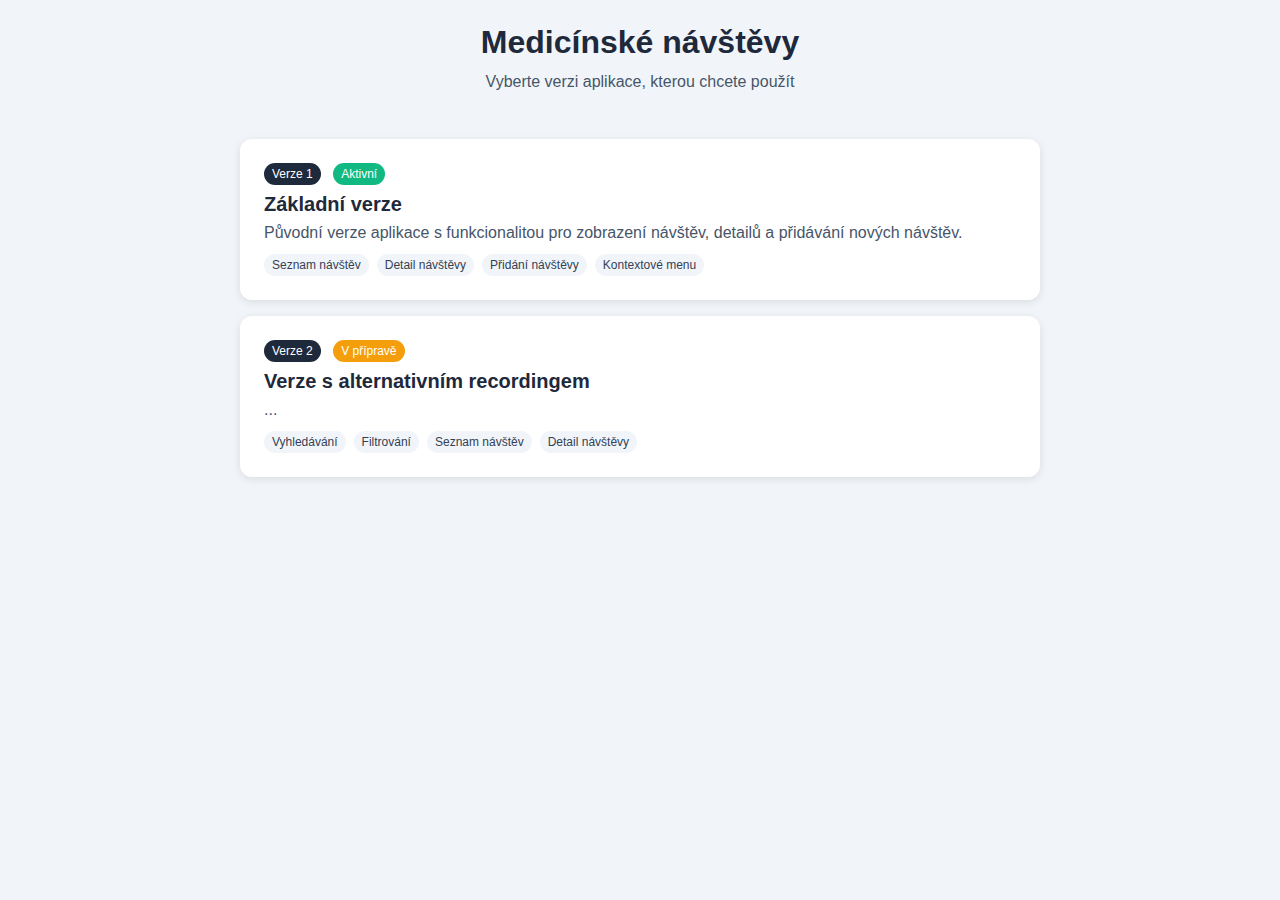
<file: index.html>
<!DOCTYPE html>
<html lang="cs">
<head>
    <meta charset="UTF-8">
    <meta name="viewport" content="width=device-width, initial-scal`_!e=1.0">
    <meta name="robots" content="noindex, nofollow">
    <meta name="googlebot" content="noindex, nofollow">
    <meta name="description" content="Internal medical visit tracking application - not for public use">
    <title>Medicínské návštěvy - Verze</title>
    <style>
        :root {
            --slate-50: #f8fafc;
            --slate-100: #f1f5f9;
            --slate-200: #e2e8f0;
            --slate-300: #cbd5e1;
            --slate-400: #94a3b8;
            --slate-500: #64748b;
            --slate-600: #475569;
            --slate-700: #334155;
            --slate-800: #1e293b;
            --slate-900: #0f172a;
            --slate-950: #020617;
            
            --font-xs: 0.75rem;
            --font-sm: 0.875rem;
            --font-md: 1rem;
            --font-lg: 1.125rem;
            --font-xl: 1.25rem;
            
            --spacing-xs: 0.25rem;
            --spacing-sm: 0.5rem;
            --spacing-md: 0.75rem;
            --spacing-lg: 1rem;
            --spacing-xl: 1.5rem;
        }

        * {
            margin: 0;
            padding: 0;
            box-sizing: border-box;
            font-family: -apple-system, BlinkMacSystemFont, 'Segoe UI', Roboto, Oxygen, Ubuntu, Cantarell, 'Open Sans', 'Helvetica Neue', sans-serif;
        }

        body {
            background-color: var(--slate-100);
            color: var(--slate-900);
            min-height: 100vh;
            display: flex;
            flex-direction: column;
            align-items: center;
            padding: var(--spacing-xl);
        }

        header {
            width: 100%;
            max-width: 800px;
            text-align: center;
            margin-bottom: var(--spacing-xl);
        }

        h1 {
            font-size: 2rem;
            color: var(--slate-800);
            margin-bottom: var(--spacing-md);
        }

        p {
            color: var(--slate-600);
            margin-bottom: var(--spacing-xl);
        }

        .versions-container {
            width: 100%;
            max-width: 800px;
            display: flex;
            flex-direction: column;
            gap: var(--spacing-lg);
        }

        .version-card {
            background-color: white;
            border-radius: 12px;
            padding: var(--spacing-xl);
            box-shadow: 0 2px 8px rgba(0, 0, 0, 0.1);
            transition: background-color 0.2s;
            cursor: pointer;
            text-decoration: none;
            color: inherit;
        }

        .version-card:hover {
            background-color: var(--slate-50);
        }

        .version-card h2 {
            font-size: var(--font-xl);
            color: var(--slate-800);
            margin-bottom: var(--spacing-sm);
        }

        .version-card p {
            color: var(--slate-600);
            margin-bottom: var(--spacing-md);
        }

        .version-card .features {
            display: flex;
            flex-wrap: wrap;
            gap: var(--spacing-sm);
            margin-top: var(--spacing-md);
        }

        .feature-tag {
            background-color: var(--slate-100);
            color: var(--slate-700);
            padding: var(--spacing-xs) var(--spacing-sm);
            border-radius: 16px;
            font-size: var(--font-xs);
        }

        .version-badge {
            display: inline-block;
            background-color: var(--slate-800);
            color: white;
            padding: var(--spacing-xs) var(--spacing-sm);
            border-radius: 16px;
            font-size: var(--font-xs);
            margin-bottom: var(--spacing-sm);
        }
        
        .status-badge {
            display: inline-block;
            padding: var(--spacing-xs) var(--spacing-sm);
            border-radius: 16px;
            font-size: var(--font-xs);
            margin-left: var(--spacing-sm);
            font-weight: 500;
        }
        
        .status-active {
            background-color: #10b981;
            color: white;
        }
        
        .status-in-progress {
            background-color: #f59e0b;
            color: white;
        }

        @media (max-width: 480px) {
            body {
                padding: var(--spacing-lg);
            }
            
            .version-card {
                padding: var(--spacing-lg);
            }
        }
    </style>
</head>
<body>
    <header>
        <h1>Medicínské návštěvy</h1>
        <p>Vyberte verzi aplikace, kterou chcete použít</p>
    </header>
    
    <div class="versions-container">
        <a href="app/index1.html" class="version-card">
            <div>
                <span class="version-badge">Verze 1</span>
                <span class="status-badge status-active">Aktivní</span>
            </div>
            <h2>Základní verze</h2>
            <p>Původní verze aplikace s funkcionalitou pro zobrazení návštěv, detailů a přidávání nových návštěv.</p>
            <div class="features">
                <span class="feature-tag">Seznam návštěv</span>
                <span class="feature-tag">Detail návštěvy</span>
                <span class="feature-tag">Přidání návštěvy</span>
                <span class="feature-tag">Kontextové menu</span>
            </div>
        </a>
        
        <a href="app/index2.html" class="version-card">
            <div>
                <span class="version-badge">Verze 2</span>
                <span class="status-badge status-in-progress">V přípravě</span>
            </div>
            <h2>Verze s alternativním recordingem</h2>
            <p>...</p>
            <div class="features">
                <span class="feature-tag">Vyhledávání</span>
                <span class="feature-tag">Filtrování</span>
                <span class="feature-tag">Seznam návštěv</span>
                <span class="feature-tag">Detail návštěvy</span>
            </div>
        </a>
    </div>
</body>
</html>
</file>
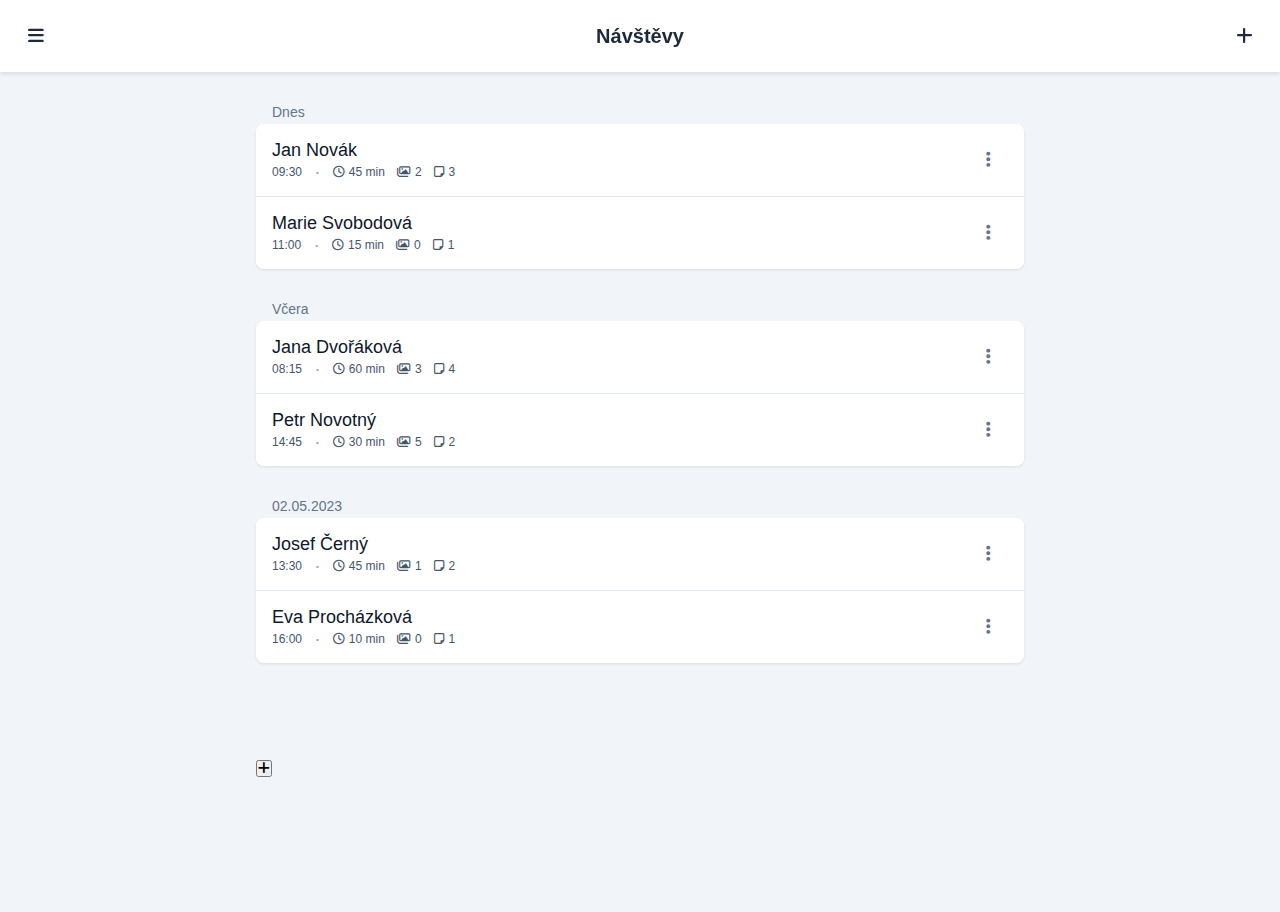
<file: v1/index.html>
<!DOCTYPE html>
<html lang="cs">
<head>
    <meta charset="UTF-8">
    <meta name="viewport" content="width=device-width, initial-scale=1.0">
    <meta name="robots" content="noindex, nofollow">
    <meta name="googlebot" content="noindex, nofollow">
    <meta name="description" content="Internal medical visit tracking application - not for public use">
    <title>Medicínské návštěvy - Verze 1</title>
    <link rel="stylesheet" href="styles.css">
    <link rel="stylesheet" href="https://cdnjs.cloudflare.com/ajax/libs/font-awesome/6.4.0/css/all.min.css">
</head>
<body>
    <header>
        <button id="menu-btn" class="icon-btn">
            <i class="fas fa-bars"></i>
        </button>
        <h1>Návštěvy</h1>
        <button id="add-btn" class="icon-btn">
            <i class="fas fa-plus"></i>
        </button>
    </header>
    
    <main>
        <ul id="visits-list">
            <!-- Visit items will be added here dynamically -->
        </ul>
        
        <button id="add-visit-btn" class="fab">
            <i class="fas fa-plus"></i>
        </button>
    </main>

    <script src="navigation.js"></script>
    <script src="app.js"></script>
</body>
</html>
</file>
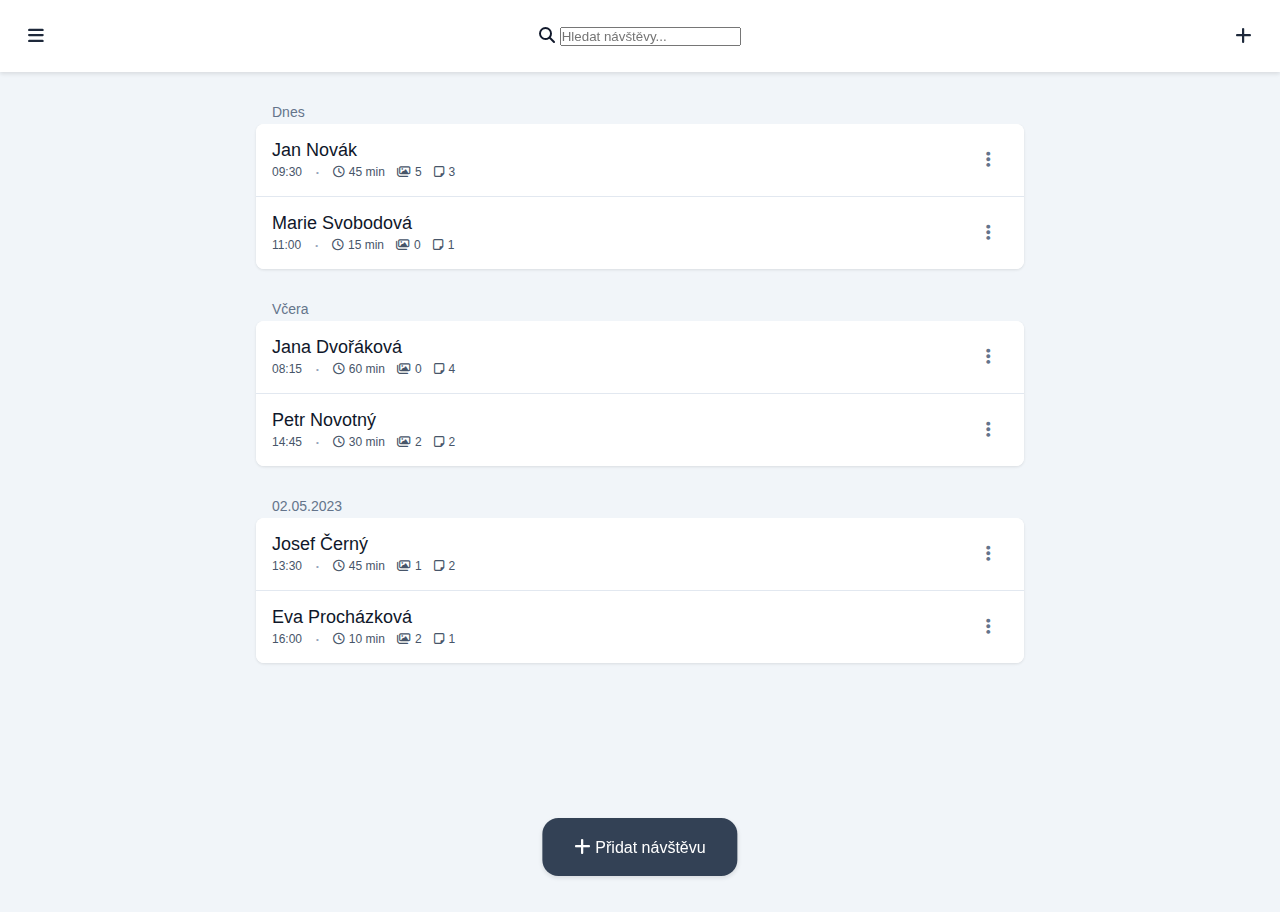
<file: v2/index.html>
<!DOCTYPE html>
<html lang="cs">
<head>
    <meta charset="UTF-8">
    <meta name="viewport" content="width=device-width, initial-scale=1.0">
    <meta name="robots" content="noindex, nofollow">
    <meta name="googlebot" content="noindex, nofollow">
    <meta name="description" content="Internal medical visit tracking application - not for public use">
    <title>Medicínské návštěvy</title>
    <link rel="stylesheet" href="styles.css">
    <link rel="stylesheet" href="https://cdnjs.cloudflare.com/ajax/libs/font-awesome/6.4.0/css/all.min.css">
</head>
<body>
    <header>
        <button id="menu-btn" class="icon-btn">
            <i class="fas fa-bars"></i>
        </button>
        <div class="search-container">
            <div class="search-input-wrapper">
                <i class="fas fa-search search-icon"></i>
                <input type="text" id="search-input" placeholder="Hledat návštěvy...">
                <button id="clear-search" class="search-clear-btn" style="display: none;">
                    <i class="fas fa-times"></i>
                </button>
            </div>
        </div>
        <button id="add-btn" class="icon-btn">
            <i class="fas fa-plus"></i>
        </button>
    </header>
    
    <main>
        <ul id="visits-list">
            <!-- Visit items will be added here dynamically -->
        </ul>
        
        <button id="add-visit-btn" class="fab">
            <i class="fas fa-plus"></i>
            <span>Přidat návštěvu</span>
        </button>
    </main>

    <script src="navigation.js"></script>
    <script src="app.js"></script>
</body>
</html>
</file>
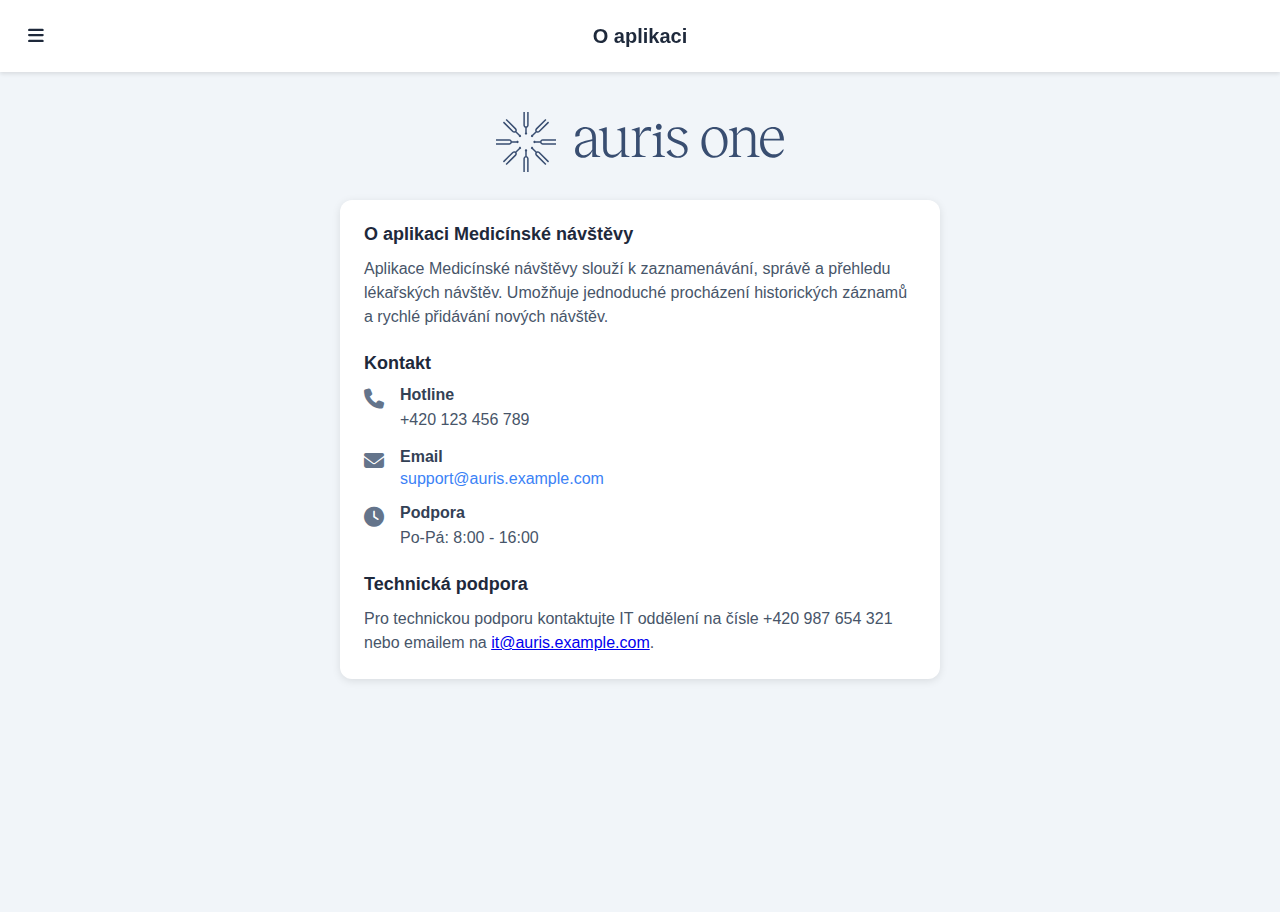
<file: app/about.html>
<!DOCTYPE html>
<html lang="cs">
<head>
    <meta charset="UTF-8">
    <meta name="viewport" content="width=device-width, initial-scale=1.0">
    <meta name="robots" content="noindex, nofollow">
    <meta name="googlebot" content="noindex, nofollow">
    <meta name="description" content="Internal medical visit tracking application - not for public use">
    <title>O aplikaci - Medicínské návštěvy</title>
    <link rel="stylesheet" href="style1.css">
    <link rel="stylesheet" href="https://cdnjs.cloudflare.com/ajax/libs/font-awesome/6.4.0/css/all.min.css">
    <style>
        .about-page {
            padding: var(--spacing-lg);
            display: flex;
            flex-direction: column;
            align-items: center;
            gap: var(--spacing-xl);
        }
        
        .about-logo {
            margin-top: var(--spacing-xl);
            text-align: center;
        }
        
        .about-logo img {
            height: 60px;
            max-width: 100%;
        }
        
        .about-content {
            width: 100%;
            max-width: 600px;
            background-color: white;
            border-radius: 12px;
            box-shadow: 0 2px 8px rgba(0, 0, 0, 0.1);
            padding: var(--spacing-xl);
        }
        
        .about-section {
            margin-bottom: var(--spacing-xl);
        }
        
        .about-section:last-child {
            margin-bottom: 0;
        }
        
        .about-section h2 {
            color: var(--slate-800);
            font-size: var(--font-lg);
            margin-bottom: var(--spacing-md);
            font-weight: 600;
        }
        
        .about-section p {
            color: var(--slate-600);
            line-height: 1.5;
        }
        
        .contact-item {
            display: flex;
            align-items: flex-start;
            gap: var(--spacing-lg);
            margin-bottom: var(--spacing-lg);
        }
        
        .contact-item i {
            color: var(--slate-500);
            font-size: var(--font-xl);
            margin-top: 3px;
        }
        
        .contact-item h3 {
            color: var(--slate-700);
            font-size: var(--font-md);
            margin-bottom: var(--spacing-xs);
            font-weight: 600;
        }
        
        .contact-item p {
            color: var(--slate-600);
            margin: 0;
        }
        
        .contact-item a {
            color: #3b82f6;
            text-decoration: none;
        }
        
        .contact-item a:hover {
            text-decoration: underline;
        }
        
        @media (max-width: 480px) {
            .about-content {
                padding: var(--spacing-lg);
            }
        }
    </style>
</head>
<body>
    <header>
        <button id="menu-btn" class="icon-btn">
            <i class="fas fa-bars"></i>
        </button>
        <h1>O aplikaci</h1>
        <div style="width: 40px;"></div>
    </header>

    <main class="about-page">
        <div class="about-logo">
            <img src="images/auris-logo-%23394E71.svg" alt="Auris Logo">
        </div>
        
        <div class="about-content">
            <div class="about-section">
                <h2>O aplikaci Medicínské návštěvy</h2>
                <p>Aplikace Medicínské návštěvy slouží k zaznamenávání, správě a přehledu lékařských návštěv. Umožňuje jednoduché procházení historických záznamů a rychlé přidávání nových návštěv.</p>
            </div>
            
            <div class="about-section">
                <h2>Kontakt</h2>
                <div class="contact-item">
                    <i class="fas fa-phone"></i>
                    <div>
                        <h3>Hotline</h3>
                        <p>+420 123 456 789</p>
                    </div>
                </div>
                
                <div class="contact-item">
                    <i class="fas fa-envelope"></i>
                    <div>
                        <h3>Email</h3>
                        <a href="mailto:support@auris.example.com">support@auris.example.com</a>
                    </div>
                </div>
                
                <div class="contact-item">
                    <i class="fas fa-clock"></i>
                    <div>
                        <h3>Podpora</h3>
                        <p>Po-Pá: 8:00 - 16:00</p>
                    </div>
                </div>
            </div>
            
            <div class="about-section">
                <h2>Technická podpora</h2>
                <p>Pro technickou podporu kontaktujte IT oddělení na čísle +420 987 654 321 nebo emailem na <a href="mailto:it@auris.example.com">it@auris.example.com</a>.</p>
            </div>
        </div>
    </main>

    <script src="navigation.js"></script>
</body>
</html>
</file>
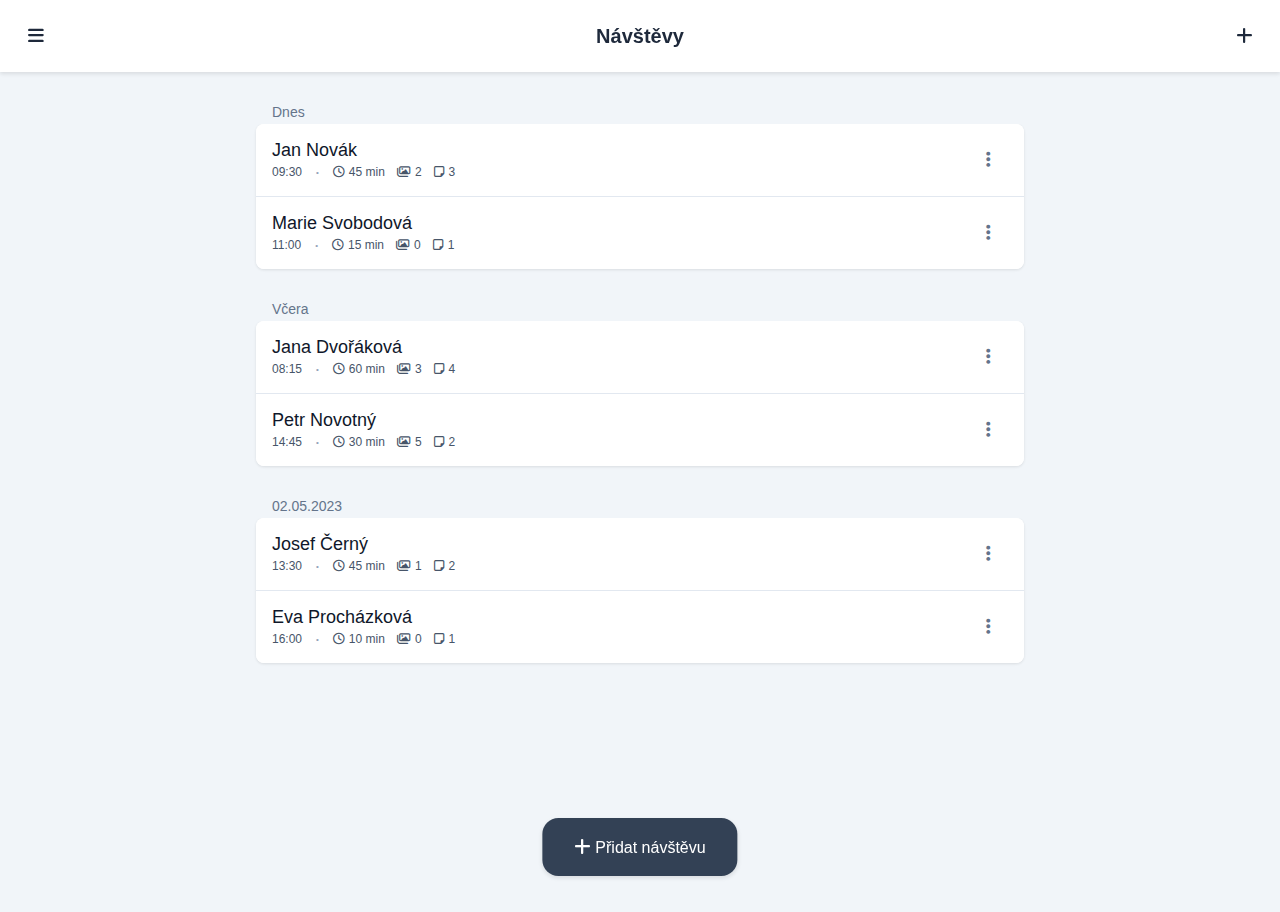
<file: app/index1.html>
<!DOCTYPE html>
<html lang="cs">
<head>
    <meta charset="UTF-8">
    <meta name="viewport" content="width=device-width, initial-scale=1.0">
    <meta name="robots" content="noindex, nofollow">
    <meta name="googlebot" content="noindex, nofollow">
    <meta name="description" content="Internal medical visit tracking application - not for public use">
    <title>Medicínské návštěvy - Verze 1</title>
    <link rel="stylesheet" href="style1.css">
    <link rel="stylesheet" href="https://cdnjs.cloudflare.com/ajax/libs/font-awesome/6.4.0/css/all.min.css">
</head>
<body>
    <header>
        <button id="menu-btn" class="icon-btn">
            <i class="fas fa-bars"></i>
        </button>
        <h1>Návštěvy</h1>
        <button id="add-btn" class="icon-btn">
            <i class="fas fa-plus"></i>
        </button>
    </header>

    <main>
        <ul id="visits-list"></ul>
        <button id="add-visit-btn" class="fab">
            <i class="fas fa-plus"></i>
            <span>Přidat návštěvu</span>
        </button>
    </main>

    <script src="navigation.js"></script>
    <script src="app1.js"></script>
</body>
</html>
</file>
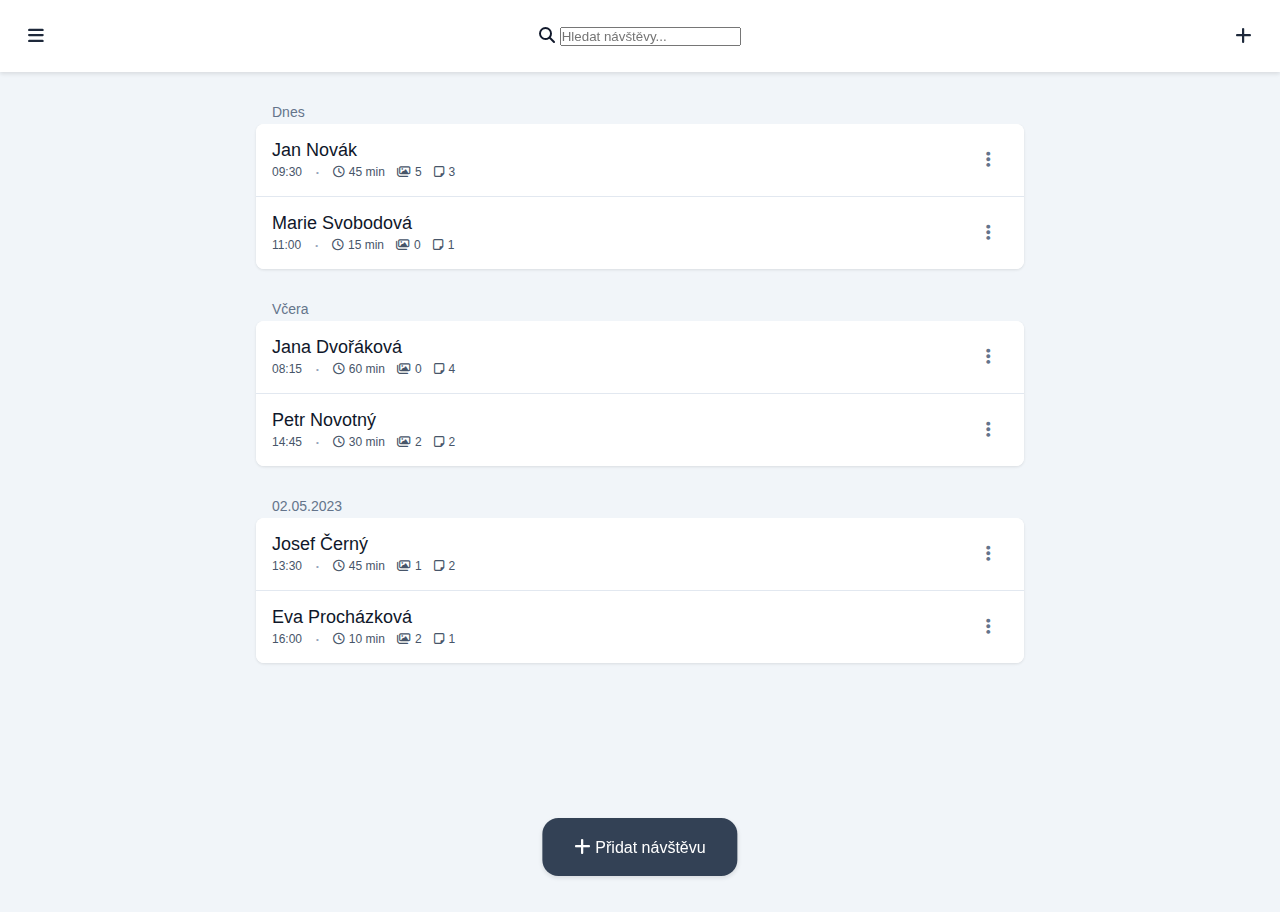
<file: app/index2.html>
<!DOCTYPE html>
<html lang="cs">
<head>
    <meta charset="UTF-8">
    <meta name="viewport" content="width=device-width, initial-scale=1.0">
    <meta name="robots" content="noindex, nofollow">
    <meta name="googlebot" content="noindex, nofollow">
    <meta name="description" content="Internal medical visit tracking application - not for public use">
    <title>Medicínské návštěvy - Verze 2</title>
    <link rel="stylesheet" href="style2.css">
    <link rel="stylesheet" href="https://cdnjs.cloudflare.com/ajax/libs/font-awesome/6.4.0/css/all.min.css">
    <!-- Quill.js CSS -->
    <link href="https://cdn.quilljs.com/1.3.6/quill.snow.css" rel="stylesheet">
    <!-- Quill.js JavaScript -->
    <script src="https://cdn.quilljs.com/1.3.6/quill.min.js"></script>
</head>
<body>
    <header>
        <button id="menu-btn" class="icon-btn">
            <i class="fas fa-bars"></i>
        </button>
        <div class="search-container">
            <div class="search-input-wrapper">
                <i class="fas fa-search search-icon"></i>
                <input type="text" id="search-input" placeholder="Hledat návštěvy...">
                <button id="clear-search" class="search-clear-btn" style="display: none;">
                    <i class="fas fa-times"></i>
                </button>
            </div>
        </div>
        <button id="add-btn" class="icon-btn">
            <i class="fas fa-plus"></i>
        </button>
    </header>

    <main>
        <ul id="visits-list"></ul>
        <button id="add-visit-btn" class="fab">
            <i class="fas fa-plus"></i>
            <span>Přidat návštěvu</span>
        </button>
    </main>

    <script src="navigation.js"></script>
    <script src="app2.js"></script>
</body>
</html>
</file>
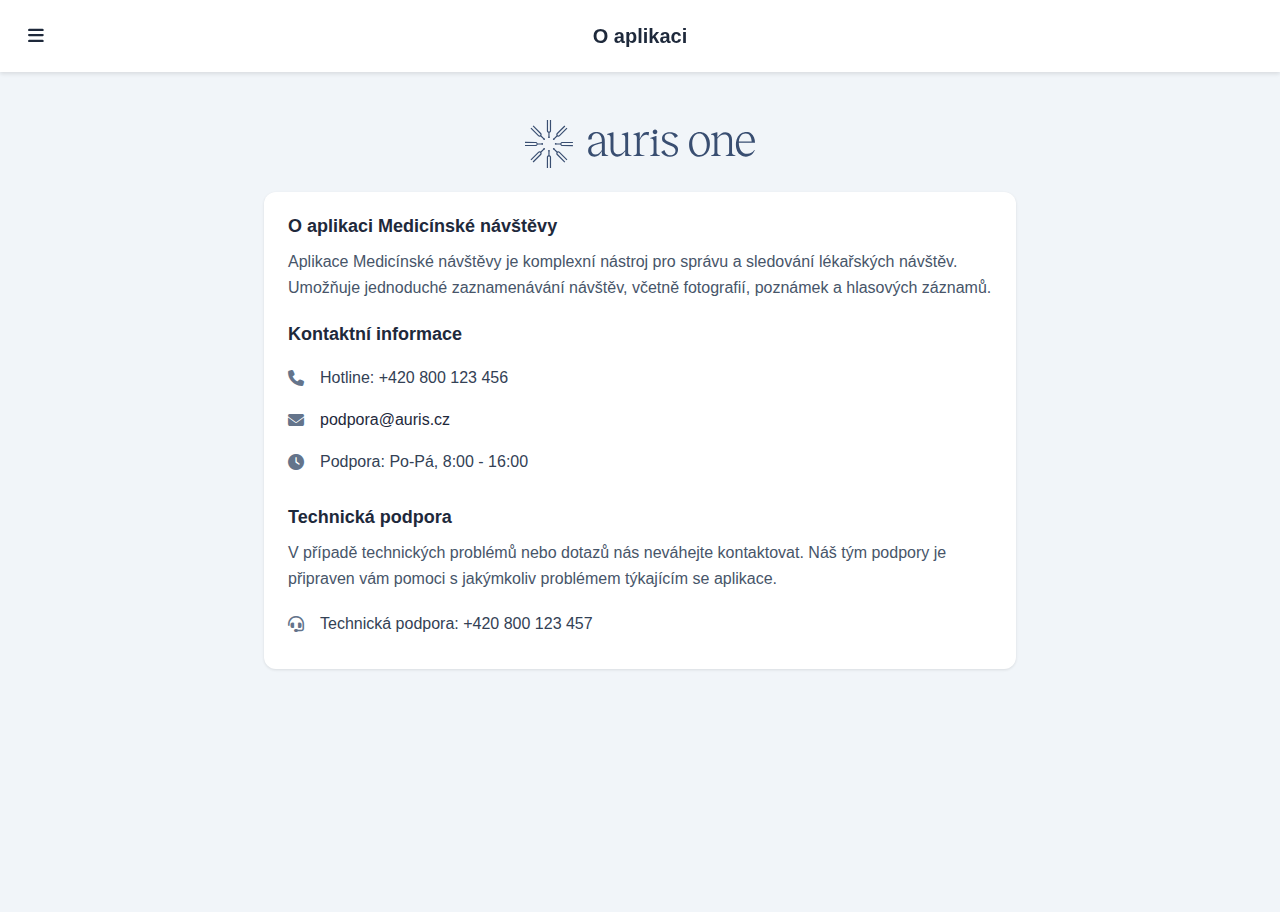
<file: v1/about.html>
<!DOCTYPE html>
<html lang="cs">
<head>
    <meta charset="UTF-8">
    <meta name="viewport" content="width=device-width, initial-scale=1.0">
    <meta name="robots" content="noindex, nofollow">
    <meta name="googlebot" content="noindex, nofollow">
    <meta name="description" content="Internal medical visit tracking application - not for public use">
    <title>O aplikaci - Medicínské návštěvy</title>
    <link rel="stylesheet" href="styles.css">
    <link rel="stylesheet" href="https://cdnjs.cloudflare.com/ajax/libs/font-awesome/6.4.0/css/all.min.css">
    <style>
        .about-page {
            max-width: 800px;
            margin: 0 auto;
            padding: var(--spacing-xl);
        }

        .about-logo {
            display: flex;
            justify-content: center;
            margin: var(--spacing-xl) 0;
        }

        .about-logo img {
            height: 48px;
            width: auto;
        }

        .about-content {
            background-color: white;
            border-radius: 12px;
            padding: var(--spacing-xl);
            box-shadow: 0 1px 3px rgba(0, 0, 0, 0.1);
        }

        .about-section {
            margin-bottom: var(--spacing-xl);
        }

        .about-section:last-child {
            margin-bottom: 0;
        }

        .about-section h2 {
            color: var(--slate-800);
            font-size: var(--font-lg);
            margin-bottom: var(--spacing-md);
            font-weight: 600;
        }

        .about-section p {
            color: var(--slate-600);
            line-height: 1.6;
            margin-bottom: var(--spacing-md);
        }

        .contact-item {
            display: flex;
            align-items: center;
            gap: var(--spacing-md);
            padding: var(--spacing-md) 0;
            color: var(--slate-700);
        }

        .contact-item i {
            width: 20px;
            color: var(--slate-500);
        }

        .contact-item a {
            color: var(--slate-800);
            text-decoration: none;
        }

        .contact-item a:hover {
            text-decoration: underline;
        }
    </style>
</head>
<body>
    <header>
        <button id="menu-btn" class="icon-btn">
            <i class="fas fa-bars"></i>
        </button>
        <h1>O aplikaci</h1>
        <div style="width: 40px;"></div>
    </header>

    <main class="about-page">
        <div class="about-logo">
            <img src="images/auris-logo-%23394E71.svg" alt="Auris Logo">
        </div>

        <div class="about-content">
            <div class="about-section">
                <h2>O aplikaci Medicínské návštěvy</h2>
                <p>Aplikace Medicínské návštěvy je komplexní nástroj pro správu a sledování lékařských návštěv. Umožňuje jednoduché zaznamenávání návštěv, včetně fotografií, poznámek a hlasových záznamů.</p>
            </div>

            <div class="about-section">
                <h2>Kontaktní informace</h2>
                <div class="contact-item">
                    <i class="fas fa-phone"></i>
                    <span>Hotline: +420 800 123 456</span>
                </div>
                <div class="contact-item">
                    <i class="fas fa-envelope"></i>
                    <a href="mailto:podpora@auris.cz">podpora@auris.cz</a>
                </div>
                <div class="contact-item">
                    <i class="fas fa-clock"></i>
                    <span>Podpora: Po-Pá, 8:00 - 16:00</span>
                </div>
            </div>

            <div class="about-section">
                <h2>Technická podpora</h2>
                <p>V případě technických problémů nebo dotazů nás neváhejte kontaktovat. Náš tým podpory je připraven vám pomoci s jakýmkoliv problémem týkajícím se aplikace.</p>
                <div class="contact-item">
                    <i class="fas fa-headset"></i>
                    <span>Technická podpora: +420 800 123 457</span>
                </div>
            </div>
        </div>
    </main>

    <script src="navigation.js"></script>
</body>
</html>
</file>
<file: v1/styles.css>
:root {
    /* Slate color palette from shadcn/ui */
    --slate-50: #f8fafc;
    --slate-100: #f1f5f9;
    --slate-200: #e2e8f0;
    --slate-300: #cbd5e1;
    --slate-400: #94a3b8;
    --slate-500: #64748b;
    --slate-600: #475569;
    --slate-700: #334155;
    --slate-800: #1e293b;
    --slate-900: #0f172a;
    --slate-950: #020617;
    
    /* Font sizes */
    --font-xs: 0.75rem;
    --font-sm: 0.875rem;
    --font-md: 1rem;
    --font-lg: 1.125rem;
    --font-xl: 1.25rem;
    
    /* Spacing */
    --spacing-xs: 0.25rem;
    --spacing-sm: 0.5rem;
    --spacing-md: 0.75rem;
    --spacing-lg: 1rem;
    --spacing-xl: 1.5rem;
}

* {
    margin: 0;
    padding: 0;
    box-sizing: border-box;
    font-family: -apple-system, BlinkMacSystemFont, 'Segoe UI', Roboto, Oxygen, Ubuntu, Cantarell, 'Open Sans', 'Helvetica Neue', sans-serif;
}

body {
    background-color: var(--slate-100);
    color: var(--slate-900);
    min-height: 100vh;
}

header {
    display: flex;
    justify-content: space-between;
    align-items: center;
    padding: 1rem;
    background-color: #ffffff;
    box-shadow: 0 2px 4px rgba(0, 0, 0, 0.1);
    position: sticky;
    top: 0;
    z-index: 100;
}

header h1 {
    color: var(--slate-800);
    font-size: var(--font-xl);
    font-weight: 600;
}

.icon-btn {
    background: none;
    border: none;
    color: var(--slate-800);
    font-size: var(--font-lg);
    cursor: pointer;
    width: 40px;
    height: 40px;
    display: flex;
    align-items: center;
    justify-content: center;
    border-radius: 50%;
}

.icon-btn:hover {
    background-color: var(--slate-100);
}

main {
    padding: var(--spacing-lg) 16px;
    max-width: 800px;
    margin: 0 auto;
    position: relative;
    min-height: calc(100vh - 60px); /* Adjust based on header height */
}

#visits-list {
    list-style: none;
    display: flex;
    flex-direction: column;
    gap: 0;
    padding-bottom: 80px;
}

/* Date heading styles */
.date-heading {
    font-size: var(--font-sm);
    font-weight: 500;
    color: var(--slate-500);
    padding: var(--spacing-xs) var(--spacing-lg);
    margin-top: var(--spacing-md);
    margin-bottom: 0;
    position: sticky;
    top: 72px; /* Adjust based on header height */
    background-color: var(--slate-100);
    z-index: 5;
}

/* Group of visits under one date */
.visits-group {
    display: flex;
    flex-direction: column;
    margin-left: 0;
    margin-top: 0;
    background-color: white;
    border-radius: 8px;
    box-shadow: 0 1px 3px rgba(0, 0, 0, 0.1);
    overflow: hidden;
    margin-bottom: var(--spacing-lg);
}

.visit-item {
    background-color: white;
    padding: var(--spacing-lg);
    display: flex;
    justify-content: space-between;
    align-items: flex-start;
    border-bottom: 1px solid var(--slate-200);
    cursor: pointer;
    transition: background-color 0.2s ease;
    position: relative;
}

.visit-item:hover {
    background-color: var(--slate-50);
}

.visit-item:active {
    background-color: var(--slate-100);
}

.visit-item:last-child {
    border-bottom: none;
}

.visit-content {
    flex: 1;
}

.visit-title {
    font-size: var(--font-lg);
    font-weight: 500;
    color: var(--slate-900);
}

.visit-details {
    display: flex;
    align-items: center;
    gap: var(--spacing-md);
    font-size: var(--font-xs);
    color: var(--slate-600);
    margin-top: var(--spacing-xs);
}

.visit-detail {
    display: flex;
    align-items: center;
    gap: var(--spacing-xs);
}

.detail-separator {
    color: var(--slate-400);
    font-size: 8px;
    margin: 0 2px;
}

.visit-actions {
    position: relative;
}

.kebab-menu {
    background: none;
    border: none;
    cursor: pointer;
    color: var(--slate-500);
    padding: var(--spacing-md);
    font-size: var(--font-lg);
    position: relative;
    z-index: 2;
    border-radius: 50%;
    width: 40px;
    height: 40px;
    display: flex;
    align-items: center;
    justify-content: center;
    transition: background-color 0.2s, color 0.2s;
}

.kebab-menu:hover {
    color: var(--slate-800);
    background-color: var(--slate-200);
}

/* Create an overlay for the kebab menu to prevent item click */
.kebab-menu::after {
    content: '';
    position: absolute;
    top: -8px;
    right: -8px;
    bottom: -8px;
    left: -8px;
    z-index: 1;
}

/* Responsive adjustments */
@media (max-width: 480px) {
    header {
        padding: var(--spacing-md);
    }
    
    main {
        padding: var(--spacing-md) 16px;
    }
    
    .visit-details {
        flex-wrap: wrap;
        gap: var(--spacing-sm);
    }
    
    /* Hide the separator on small screens when wrapping occurs */
    .detail-separator {
        display: none;
    }
    
    .date-heading {
        padding: var(--spacing-xs) 16px;
        margin-top: var(--spacing-md);
        top: 56px; /* Adjust for smaller header on mobile */
    }
    
    .visits-group {
        margin-left: 0;
    }
    
    .visit-item {
        padding: var(--spacing-md);
    }
    
    .detail-header {
        padding: var(--spacing-md);
    }
    
    .detail-header h2 {
        font-size: var(--font-md);
    }
}

@media (max-width: 360px) {
    .visit-item {
        padding: var(--spacing-sm);
    }
}

/* Visit Detail View */
#visit-detail-view {
    display: none;
    background-color: var(--slate-100);
    height: 100vh; /* Use viewport height instead */
    width: 100%;
    position: fixed; /* Use fixed positioning to cover the entire viewport */
    top: 0;
    left: 0;
    z-index: 20;
    overflow-y: auto; /* Allow scrolling within the detail view */
}

.detail-header {
    display: flex;
    justify-content: space-between;
    align-items: center;
    background-color: #ffffff;
    color: var(--slate-800);
    padding: var(--spacing-lg);
    position: sticky;
    top: 0;
    z-index: 10;
    box-shadow: 0 2px 4px rgba(0, 0, 0, 0.1);
}

.detail-header h2 {
    font-size: var(--font-lg);
    font-weight: 600;
    text-align: center;
    flex: 1;
    margin: 0 var(--spacing-md);
    color: var(--slate-800);
    /* Ensure text doesn't overflow and show ellipsis if needed */
    white-space: nowrap;
    overflow: hidden;
    text-overflow: ellipsis;
}

.detail-header .icon-btn {
    color: var(--slate-800);
}

.detail-header .kebab-menu {
    position: relative;
    color: var(--slate-800);
}

.detail-header .kebab-menu:hover {
    color: var(--slate-600);
}

.detail-content {
    padding: var(--spacing-lg);
    max-width: 800px;
    margin: 0 auto;
    display: flex;
    flex-direction: column;
    gap: var(--spacing-xl);
}

.detail-item {
    display: flex;
    align-items: center;
    gap: var(--spacing-md);
    font-size: var(--font-md);
    color: var(--slate-700);
    background-color: white;
    padding: var(--spacing-md);
    border-radius: 8px;
    box-shadow: 0 1px 3px rgba(0, 0, 0, 0.1);
}

.detail-item i {
    color: var(--slate-500);
    font-size: var(--font-lg);
}

.detail-section {
    background-color: white;
    border-radius: 8px;
    padding: var(--spacing-lg);
    box-shadow: 0 1px 3px rgba(0, 0, 0, 0.1);
}

.detail-section h3 {
    font-size: var(--font-md);
    font-weight: 500;
    color: var(--slate-700);
    margin-bottom: var(--spacing-md);
    padding-bottom: var(--spacing-xs);
    border-bottom: 1px solid var(--slate-200);
}

.detail-images {
    display: grid;
    grid-template-columns: repeat(auto-fill, minmax(120px, 1fr));
    gap: var(--spacing-md);
    margin-top: var(--spacing-md);
}

.image-placeholder {
    background-color: var(--slate-200);
    border-radius: 4px;
    aspect-ratio: 1/1;
    display: flex;
    align-items: center;
    justify-content: center;
    color: var(--slate-500);
    font-size: 2rem;
}

.detail-notes {
    display: flex;
    flex-direction: column;
    gap: var(--spacing-md);
    margin-top: var(--spacing-md);
}

.note-placeholder {
    background-color: var(--slate-50);
    border-radius: 4px;
    padding: var(--spacing-md);
}

.note-placeholder h4 {
    font-size: var(--font-sm);
    font-weight: 500;
    color: var(--slate-700);
    margin-bottom: var(--spacing-xs);
}

.note-placeholder p {
    font-size: var(--font-sm);
    color: var(--slate-600);
    line-height: 1.4;
}

.empty-state {
    color: var(--slate-500);
    text-align: center;
    padding: var(--spacing-lg);
    font-style: italic;
}

/* Responsive adjustments for details */
@media (max-width: 480px) {
    .detail-header {
        padding: var(--spacing-md);
    }
    
    .detail-content {
        padding: var(--spacing-md);
        gap: var(--spacing-lg);
    }
    
    .detail-section {
        padding: var(--spacing-md);
    }
    
    .detail-images {
        grid-template-columns: repeat(auto-fill, minmax(100px, 1fr));
    }
}

/* Add Visit Button */
.add-visit-button {
    position: fixed;
    bottom: 24px;
    left: 50%;
    transform: translateX(-50%);
    background-color: var(--slate-800);
    color: white;
    border: none;
    border-radius: 28px;
    padding: 14px 24px;
    font-size: var(--font-md);
    font-weight: 500;
    display: flex;
    align-items: center;
    justify-content: center;
    gap: 8px;
    box-shadow: 0 4px 12px rgba(15, 23, 42, 0.2);
    cursor: pointer;
    transition: transform 0.2s, background-color 0.2s;
    z-index: 15;
}

.add-visit-button i {
    font-size: var(--font-lg);
}

.add-visit-button:hover {
    background-color: var(--slate-700);
    transform: translateX(-50%) translateY(-2px);
}

.add-visit-button:active {
    transform: translateX(-50%) translateY(0);
    background-color: var(--slate-900);
}

/* Hide the add button in detail view */
#visit-detail-view:not([style*="display: none"]) ~ .add-visit-button {
    display: none;
}

/* Option screen styles */
#add-options-screen {
    display: none;
    position: fixed;
    top: 0;
    left: 0;
    width: 100%;
    height: 100vh;
    background-color: var(--slate-100);
    z-index: 30;
    overflow-y: auto;
}

.option-header {
    display: flex;
    justify-content: space-between;
    align-items: center;
    background-color: #ffffff;
    color: var(--slate-800);
    padding: var(--spacing-lg);
    position: sticky;
    top: 0;
    z-index: 10;
    box-shadow: 0 2px 4px rgba(0, 0, 0, 0.1);
}

.option-header h2 {
    font-size: var(--font-lg);
    font-weight: 600;
    text-align: center;
    flex: 1;
    margin: 0 var(--spacing-md);
    color: var(--slate-800);
}

.option-header .icon-btn {
    color: var(--slate-800);
}

.option-content {
    padding: var(--spacing-xl);
    max-width: 800px;
    margin: 0 auto;
    display: flex;
    flex-direction: column;
    gap: var(--spacing-xl);
}

.option-button {
    background-color: white;
    border: none;
    border-radius: 12px;
    padding: var(--spacing-xl);
    display: flex;
    align-items: center;
    gap: var(--spacing-md);
    box-shadow: 0 1px 3px rgba(0, 0, 0, 0.1);
    cursor: pointer;
    transition: background-color 0.2s, transform 0.2s;
    text-align: left;
}

.option-button:hover {
    background-color: var(--slate-50);
    transform: translateY(-2px);
}

.option-button:active {
    transform: translateY(0);
}

.option-icon {
    font-size: 24px;
    color: var(--slate-700);
    width: 50px;
    height: 50px;
    display: flex;
    align-items: center;
    justify-content: center;
    background-color: var(--slate-100);
    border-radius: 50%;
}

.option-text {
    flex: 1;
}

.option-text h3 {
    font-size: var(--font-lg);
    font-weight: 500;
    color: var(--slate-900);
    margin-bottom: var(--spacing-xs);
}

.option-text p {
    font-size: var(--font-sm);
    color: var(--slate-600);
}

/* Responsive adjustments for the add button */
@media (max-width: 480px) {
    .add-visit-button {
        bottom: 16px;
        padding: 12px 20px;
    }
    
    .option-content {
        padding: var(--spacing-lg);
    }
    
    .option-button {
        padding: var(--spacing-lg);
    }
}

/* Context Menu */
.context-menu {
    position: absolute;
    background-color: white;
    border-radius: 8px;
    box-shadow: 0 4px 12px rgba(0, 0, 0, 0.15);
    min-width: 220px;
    z-index: 100;
    overflow: hidden;
    animation: fadeIn 0.15s ease-in-out;
}

@keyframes fadeIn {
    from { opacity: 0; transform: translateY(-10px); }
    to { opacity: 1; transform: translateY(0); }
}

.context-menu-item {
    padding: var(--spacing-md) var(--spacing-lg);
    cursor: pointer;
    display: flex;
    align-items: center;
    gap: var(--spacing-md);
    transition: background-color 0.2s;
}

.context-menu-item:hover {
    background-color: var(--slate-100);
}

.context-menu-item:active {
    background-color: var(--slate-200);
}

.context-menu-item i {
    color: var(--slate-500);
    width: 16px;
}

/* Style for delete menu item */
.context-menu-item[data-action="delete"] {
    color: #ef4444;
}

.context-menu-item[data-action="delete"] i {
    color: #ef4444;
}

.context-menu-item[data-action="delete"]:hover {
    background-color: #fee2e2;
}

/* Separator in context menu */
.context-menu-separator {
    height: 1px;
    background-color: var(--slate-200);
    margin: 4px 0;
}

/* Rename Modal */
.modal-overlay {
    position: fixed;
    top: 0;
    left: 0;
    right: 0;
    bottom: 0;
    background-color: rgba(15, 23, 42, 0.4);
    display: flex;
    align-items: center;
    justify-content: center;
    z-index: 200;
}

.modal {
    background-color: white;
    border-radius: 16px;
    width: 90%;
    max-width: 400px;
    overflow: hidden;
}

.modal-header {
    padding: var(--spacing-lg);
    position: relative;
}

.modal-header h2 {
    font-size: var(--font-lg);
    font-weight: 600;
    color: var(--slate-900);
    margin-right: var(--spacing-xl);
}

.modal-close {
    position: absolute;
    top: var(--spacing-lg);
    right: var(--spacing-lg);
    background: none;
    border: none;
    color: var(--slate-400);
    cursor: pointer;
    padding: var(--spacing-xs);
    border-radius: 50%;
    display: flex;
    align-items: center;
    justify-content: center;
    width: 32px;
    height: 32px;
}

.modal-close:hover {
    background-color: var(--slate-100);
}

.modal-body {
    padding: 0 var(--spacing-lg);
}

.modal-input-group {
    margin-bottom: var(--spacing-lg);
}

.modal-input-group label {
    display: block;
    font-size: var(--font-sm);
    font-weight: 500;
    color: var(--slate-700);
    margin-bottom: var(--spacing-xs);
}

.modal-input {
    width: 100%;
    padding: var(--spacing-md);
    border: 1px solid var(--slate-200);
    border-radius: 8px;
    font-size: var(--font-md);
    color: var(--slate-900);
    background-color: white;
}

.modal-input:focus {
    outline: none;
    border-color: var(--slate-400);
}

.modal-footer {
    padding: var(--spacing-lg);
    display: flex;
    flex-direction: column;
    gap: var(--spacing-sm);
}

.modal-btn {
    width: 100%;
    padding: var(--spacing-md);
    border: none;
    border-radius: 8px;
    font-size: var(--font-md);
    font-weight: 500;
    cursor: pointer;
    transition: background-color 0.2s;
}

.modal-btn-primary {
    background-color: var(--slate-800);
    color: white;
}

.modal-btn-primary:hover {
    background-color: var(--slate-700);
}

.modal-btn-secondary {
    background-color: var(--slate-100);
    color: var(--slate-900);
}

.modal-btn-secondary:hover {
    background-color: var(--slate-200);
}

@media (max-width: 480px) {
    .modal {
        width: 95%;
    }
}

/* Drawer Menu */
.drawer-overlay {
    position: fixed;
    top: 0;
    left: 0;
    right: 0;
    bottom: 0;
    background-color: rgba(15, 23, 42, 0.4);
    opacity: 0;
    visibility: hidden;
    transition: opacity 0.3s ease;
    z-index: 150;
}

.drawer-overlay.active {
    opacity: 1;
    visibility: visible;
}

.drawer {
    position: fixed;
    top: 0;
    left: -320px;
    width: 320px;
    height: 100vh;
    background-color: white;
    box-shadow: 4px 0 8px rgba(0, 0, 0, 0.1);
    transition: left 0.3s ease;
    z-index: 151;
    display: flex;
    flex-direction: column;
}

.drawer.active {
    left: 0;
}

.drawer-logo {
    padding: var(--spacing-xl);
    border-bottom: 1px solid var(--slate-200);
    display: flex;
    align-items: center;
    justify-content: space-between;
    height: 80px;
    position: relative;
}

.drawer-logo-image {
    height: 32px;
    width: auto;
    object-fit: contain;
}

.drawer-close {
    color: var(--slate-800);
    width: 32px;
    height: 32px;
}

.drawer-close:hover {
    background-color: var(--slate-100);
    color: var(--slate-800);
}

.drawer-content {
    flex: 1;
    padding: var(--spacing-lg) 0;
}

.drawer-menu-item {
    display: flex;
    align-items: center;
    padding: var(--spacing-md) var(--spacing-xl);
    color: var(--slate-700);
    text-decoration: none;
    font-weight: 500;
    transition: background-color 0.2s;
}

.drawer-menu-item:hover {
    background-color: var(--slate-100);
    color: var(--slate-900);
}

.drawer-menu-item.active {
    color: var(--slate-900);
    background-color: var(--slate-100);
}

.drawer-footer {
    padding: var(--spacing-lg);
    border-top: 1px solid var(--slate-200);
}

.drawer-footer-item {
    display: flex;
    align-items: center;
    gap: var(--spacing-sm);
    padding: var(--spacing-sm) 0;
    color: var(--slate-600);
    font-size: var(--font-sm);
}

.drawer-footer-item i {
    width: 16px;
    color: var(--slate-500);
}

@media (max-width: 480px) {
    .drawer {
        width: 280px;
        left: -280px;
    }
}
</file>
<file: v2/styles.css>
:root {
    /* Slate color palette from shadcn/ui */
    --slate-50: #f8fafc;
    --slate-100: #f1f5f9;
    --slate-200: #e2e8f0;
    --slate-300: #cbd5e1;
    --slate-400: #94a3b8;
    --slate-500: #64748b;
    --slate-600: #475569;
    --slate-700: #334155;
    --slate-800: #1e293b;
    --slate-900: #0f172a;
    --slate-950: #020617;
    
    /* Font sizes */
    --font-xs: 0.75rem;
    --font-sm: 0.875rem;
    --font-md: 1rem;
    --font-lg: 1.125rem;
    --font-xl: 1.25rem;
    
    /* Spacing */
    --spacing-xs: 0.25rem;
    --spacing-sm: 0.5rem;
    --spacing-md: 0.75rem;
    --spacing-lg: 1rem;
    --spacing-xl: 1.5rem;
}

* {
    margin: 0;
    padding: 0;
    box-sizing: border-box;
    font-family: -apple-system, BlinkMacSystemFont, 'Segoe UI', Roboto, Oxygen, Ubuntu, Cantarell, 'Open Sans', 'Helvetica Neue', sans-serif;
}

body {
    background-color: var(--slate-100);
    color: var(--slate-900);
    min-height: 100vh;
}

header {
    display: flex;
    justify-content: space-between;
    align-items: center;
    padding: 1rem;
    background-color: #ffffff;
    box-shadow: 0 2px 4px rgba(0, 0, 0, 0.1);
    position: sticky;
    top: 0;
    z-index: 100;
}

header h1 {
    color: var(--slate-800);
    font-size: var(--font-xl);
    font-weight: 600;
}

.icon-btn {
    background: none;
    border: none;
    color: var(--slate-800);
    font-size: var(--font-lg);
    cursor: pointer;
    width: 40px;
    height: 40px;
    display: flex;
    align-items: center;
    justify-content: center;
    border-radius: 6px;
}

.icon-btn:hover {
    background-color: var(--slate-100);
}

main {
    padding: var(--spacing-lg) 16px;
    max-width: 800px;
    margin: 0 auto;
    position: relative;
    min-height: calc(100vh - 60px); /* Adjust based on header height */
}

#visits-list {
    list-style: none;
    display: flex;
    flex-direction: column;
    gap: 0;
    padding-bottom: 80px;
}

/* Date heading styles */
.date-heading {
    font-size: var(--font-sm);
    font-weight: 500;
    color: var(--slate-500);
    padding: var(--spacing-xs) var(--spacing-lg);
    margin-top: var(--spacing-md);
    margin-bottom: 0;
    position: sticky;
    top: 72px; /* Adjust based on header height */
    background-color: var(--slate-100);
    z-index: 5;
}

/* Group of visits under one date */
.visits-group {
    display: flex;
    flex-direction: column;
    margin-left: 0;
    margin-top: 0;
    background-color: white;
    border-radius: 8px;
    box-shadow: 0 1px 3px rgba(0, 0, 0, 0.1);
    overflow: hidden;
    margin-bottom: var(--spacing-lg);
}

.visit-item {
    background-color: white;
    padding: var(--spacing-lg);
    display: flex;
    justify-content: space-between;
    align-items: flex-start;
    border-bottom: 1px solid var(--slate-200);
    cursor: pointer;
    transition: background-color 0.2s ease;
    position: relative;
}

.visit-item:hover {
    background-color: var(--slate-50);
}

.visit-item:active {
    background-color: var(--slate-100);
}

.visit-item:last-child {
    border-bottom: none;
}

.visit-content {
    flex: 1;
}

.visit-title {
    font-size: var(--font-lg);
    font-weight: 500;
    color: var(--slate-900);
}

.visit-details {
    display: flex;
    align-items: center;
    gap: var(--spacing-md);
    font-size: var(--font-xs);
    color: var(--slate-600);
    margin-top: var(--spacing-xs);
}

.visit-detail {
    display: flex;
    align-items: center;
    gap: var(--spacing-xs);
}

.detail-separator {
    color: var(--slate-400);
    font-size: 8px;
    margin: 0 2px;
}

.visit-actions {
    position: relative;
}

.kebab-menu {
    background: none;
    border: none;
    cursor: pointer;
    color: var(--slate-500);
    padding: var(--spacing-md);
    font-size: var(--font-lg);
    position: relative;
    z-index: 2;
    border-radius: 6px;
    width: 40px;
    height: 40px;
    display: flex;
    align-items: center;
    justify-content: center;
    transition: background-color 0.2s, color 0.2s;
}

.kebab-menu:hover {
    color: var(--slate-800);
    background-color: var(--slate-200);
}

/* Create an overlay for the kebab menu to prevent item click */
.kebab-menu::after {
    content: '';
    position: absolute;
    top: -8px;
    right: -8px;
    bottom: -8px;
    left: -8px;
    z-index: 1;
}

/* Mobile-specific adjustments for kebab menu */
@media (max-width: 480px) {
    .kebab-menu {
        width: 48px; /* Larger button on mobile */
        height: 48px; /* Larger button on mobile */
        padding: var(--spacing-lg);
    }
    
    .kebab-menu::after {
        top: -12px; /* Larger tap zone on mobile */
        right: -12px;
        bottom: -12px;
        left: -12px;
    }
}

/* Responsive adjustments */
@media (max-width: 480px) {
    header {
        padding: var(--spacing-md);
    }
    
    main {
        padding: var(--spacing-md) 16px;
    }
    
    .visit-details {
        flex-wrap: wrap;
        gap: var(--spacing-sm);
    }
    
    /* Hide the separator on small screens when wrapping occurs */
    .detail-separator {
        display: none;
    }
    
    .date-heading {
        padding: var(--spacing-xs) 16px;
        margin-top: var(--spacing-md);
        top: 56px; /* Adjust for smaller header on mobile */
    }
    
    .visits-group {
        margin-left: 0;
    }
    
    .visit-item {
        padding: var(--spacing-md);
    }
    
    .detail-header {
        padding: var(--spacing-md);
    }
    
    .detail-header h2 {
        font-size: var(--font-md);
    }
}

@media (max-width: 360px) {
    .visit-item {
        padding: var(--spacing-sm);
    }
}

/* Visit Detail View */
#visit-detail-view {
    display: none;
    background-color: var(--slate-100);
    height: 100vh; /* Use viewport height instead */
    width: 100%;
    position: fixed; /* Use fixed positioning to cover the entire viewport */
    top: 0;
    left: 0;
    z-index: 20;
    overflow-y: auto; /* Allow scrolling within the detail view */
}

.detail-header {
    display: flex;
    justify-content: space-between;
    align-items: center;
    background-color: #ffffff;
    color: var(--slate-800);
    padding: var(--spacing-lg);
    position: sticky;
    top: 0;
    z-index: 10;
    box-shadow: 0 2px 4px rgba(0, 0, 0, 0.1);
}

.detail-header h2 {
    font-size: var(--font-lg);
    font-weight: 600;
    text-align: center;
    flex: 1;
    margin: 0 var(--spacing-md);
    color: var(--slate-800);
    /* Ensure text doesn't overflow and show ellipsis if needed */
    white-space: nowrap;
    overflow: hidden;
    text-overflow: ellipsis;
}

.detail-header .icon-btn {
    color: var(--slate-800);
}

.detail-header .kebab-menu {
    position: relative;
    color: var(--slate-800);
}

.detail-header .kebab-menu:hover {
    color: var(--slate-600);
}

.detail-content {
    padding: var(--spacing-lg);
    max-width: 800px;
    margin: 0 auto;
    display: flex;
    flex-direction: column;
    gap: var(--spacing-xl);
}

.detail-item {
    display: flex;
    align-items: center;
    gap: var(--spacing-md);
    font-size: var(--font-md);
    color: var(--slate-700);
    background-color: white;
    padding: var(--spacing-md);
    border-radius: 8px;
    box-shadow: 0 1px 3px rgba(0, 0, 0, 0.1);
}

.detail-item i {
    color: var(--slate-500);
    font-size: var(--font-lg);
}

.detail-section {
    background-color: white;
    border-radius: 8px;
    padding: var(--spacing-lg);
    box-shadow: 0 1px 3px rgba(0, 0, 0, 0.1);
}

.detail-section h3 {
    font-size: var(--font-md);
    font-weight: 500;
    color: var(--slate-700);
    margin-bottom: var(--spacing-md);
    padding-bottom: var(--spacing-xs);
    border-bottom: 1px solid var(--slate-200);
}

.detail-images {
    display: grid;
    grid-template-columns: repeat(auto-fill, minmax(120px, 1fr));
    gap: var(--spacing-md);
    margin-top: var(--spacing-md);
}

.image-placeholder {
    background-color: var(--slate-200);
    border-radius: 4px;
    aspect-ratio: 1/1;
    display: flex;
    align-items: center;
    justify-content: center;
    color: var(--slate-500);
    font-size: 2rem;
}

.detail-notes {
    display: flex;
    flex-direction: column;
    gap: var(--spacing-md);
    margin-top: var(--spacing-md);
}

.note-placeholder {
    background-color: var(--slate-50);
    border-radius: 4px;
    padding: var(--spacing-md);
}

.note-placeholder h4 {
    font-size: var(--font-sm);
    font-weight: 500;
    color: var(--slate-700);
    margin-bottom: var(--spacing-xs);
}

.note-placeholder p {
    font-size: var(--font-sm);
    color: var(--slate-600);
    line-height: 1.4;
}

.empty-state {
    color: var(--slate-500);
    text-align: center;
    padding: var(--spacing-lg);
    font-style: italic;
}

/* Responsive adjustments for details */
@media (max-width: 480px) {
    .detail-header {
        padding: var(--spacing-md);
    }
    
    .detail-content {
        padding: var(--spacing-md);
        gap: var(--spacing-lg);
    }
    
    .detail-section {
        padding: var(--spacing-md);
    }
    
    .detail-images {
        grid-template-columns: repeat(auto-fill, minmax(100px, 1fr));
    }
}

/* Add Visit Button */
.add-visit-button {
    position: fixed;
    bottom: 24px;
    left: 50%;
    transform: translateX(-50%);
    background-color: var(--slate-800);
    color: white;
    border: none;
    border-radius: 28px;
    padding: 14px 24px;
    font-size: var(--font-md);
    font-weight: 500;
    display: flex;
    align-items: center;
    justify-content: center;
    gap: 8px;
    box-shadow: 0 4px 12px rgba(15, 23, 42, 0.2);
    cursor: pointer;
    transition: transform 0.2s, background-color 0.2s;
    z-index: 15;
}

.add-visit-button i {
    font-size: var(--font-lg);
}

.add-visit-button:hover {
    background-color: var(--slate-700);
    transform: translateX(-50%) translateY(-2px);
}

.add-visit-button:active {
    transform: translateX(-50%) translateY(0);
    background-color: var(--slate-900);
}

/* Hide the add button in detail view */
#visit-detail-view:not([style*="display: none"]) ~ .add-visit-button {
    display: none;
}

/* Option screen styles */
#add-options-screen {
    display: none;
    position: fixed;
    top: 0;
    left: 0;
    width: 100%;
    height: 100vh;
    background-color: var(--slate-100);
    z-index: 30;
    overflow-y: auto;
}

.option-header {
    display: flex;
    justify-content: space-between;
    align-items: center;
    background-color: #ffffff;
    color: var(--slate-800);
    padding: var(--spacing-lg);
    position: sticky;
    top: 0;
    z-index: 10;
    box-shadow: 0 2px 4px rgba(0, 0, 0, 0.1);
}

.option-header h2 {
    font-size: var(--font-lg);
    font-weight: 600;
    text-align: center;
    flex: 1;
    margin: 0 var(--spacing-md);
    color: var(--slate-800);
}

.option-header .icon-btn {
    color: var(--slate-800);
}

.option-content {
    padding: var(--spacing-xl);
    max-width: 800px;
    margin: 0 auto;
    display: flex;
    flex-direction: column;
    gap: var(--spacing-xl);
}

.option-button {
    background-color: white;
    border: none;
    border-radius: 12px;
    padding: var(--spacing-xl);
    display: flex;
    align-items: center;
    gap: var(--spacing-md);
    box-shadow: 0 1px 3px rgba(0, 0, 0, 0.1);
    cursor: pointer;
    transition: background-color 0.2s, transform 0.2s;
    text-align: left;
}

.option-button:hover {
    background-color: var(--slate-50);
    transform: translateY(-2px);
}

.option-button:active {
    transform: translateY(0);
}

.option-icon {
    font-size: 24px;
    color: var(--slate-700);
    width: 50px;
    height: 50px;
    display: flex;
    align-items: center;
    justify-content: center;
    background-color: var(--slate-100);
    border-radius: 50%;
}

.option-text {
    flex: 1;
}

.option-text h3 {
    font-size: var(--font-lg);
    font-weight: 500;
    color: var(--slate-900);
    margin-bottom: var(--spacing-xs);
}

.option-text p {
    font-size: var(--font-sm);
    color: var(--slate-600);
}

/* Responsive adjustments for the add button */
@media (max-width: 480px) {
    .add-visit-button {
        bottom: 16px;
        padding: 12px 20px;
    }
    
    .option-content {
        padding: var(--spacing-lg);
    }
    
    .option-button {
        padding: var(--spacing-lg);
    }
}

/* Context Menu */
.context-menu {
    position: absolute;
    background-color: white;
    border-radius: 8px;
    box-shadow: 0 4px 12px rgba(0, 0, 0, 0.15);
    min-width: 220px;
    z-index: 100;
    overflow: hidden;
    animation: fadeIn 0.15s ease-in-out;
}

@keyframes fadeIn {
    from { opacity: 0; transform: translateY(-10px); }
    to { opacity: 1; transform: translateY(0); }
}

.context-menu-item {
    padding: var(--spacing-md) var(--spacing-lg);
    cursor: pointer;
    display: flex;
    align-items: center;
    gap: var(--spacing-md);
    transition: background-color 0.2s;
    min-height: 48px; /* Ensure minimum height for better touch targets */
}

.context-menu-item:hover {
    background-color: var(--slate-100);
}

.context-menu-item:active {
    background-color: var(--slate-200);
}

.context-menu-item i {
    color: var(--slate-500);
    width: 16px;
    font-size: var(--font-md); /* Slightly larger icons */
}

/* Style for delete menu item */
.context-menu-item[data-action="delete"] {
    color: #ef4444;
}

.context-menu-item[data-action="delete"] i {
    color: #ef4444;
}

.context-menu-item[data-action="delete"]:hover {
    background-color: #fee2e2;
}

/* Separator in context menu */
.context-menu-separator {
    height: 1px;
    background-color: var(--slate-200);
    margin: 4px 0;
}

/* Mobile-specific adjustments for context menu */
@media (max-width: 480px) {
    .context-menu {
        min-width: 240px; /* Slightly wider on mobile */
    }
    
    .context-menu-item {
        padding: var(--spacing-lg) var(--spacing-xl); /* Larger padding for better touch targets */
        min-height: 56px; /* Even larger touch targets on mobile */
    }
    
    .context-menu-item i {
        font-size: var(--font-lg); /* Larger icons on mobile */
    }
}

/* Rename Modal */
.modal-overlay {
    position: fixed;
    top: 0;
    left: 0;
    right: 0;
    bottom: 0;
    background-color: rgba(15, 23, 42, 0.4);
    display: flex;
    align-items: center;
    justify-content: center;
    z-index: 200;
}

.modal {
    background-color: white;
    border-radius: 16px;
    width: 90%;
    max-width: 400px;
    overflow: hidden;
}

.modal-header {
    padding: var(--spacing-lg);
    position: relative;
}

.modal-header h2 {
    font-size: var(--font-lg);
    font-weight: 600;
    color: var(--slate-900);
    margin-right: var(--spacing-xl);
}

.modal-close {
    position: absolute;
    top: var(--spacing-lg);
    right: var(--spacing-lg);
    background: none;
    border: none;
    color: var(--slate-400);
    cursor: pointer;
    padding: var(--spacing-xs);
    border-radius: 6px;
    display: flex;
    align-items: center;
    justify-content: center;
    width: 32px;
    height: 32px;
}

.modal-close:hover {
    background-color: var(--slate-100);
}

.modal-body {
    padding: 0 var(--spacing-lg);
}

.modal-input-group {
    margin-bottom: var(--spacing-lg);
}

.modal-input-group label {
    display: block;
    font-size: var(--font-sm);
    font-weight: 500;
    color: var(--slate-700);
    margin-bottom: var(--spacing-xs);
}

.modal-input {
    width: 100%;
    padding: var(--spacing-md);
    border: 1px solid var(--slate-200);
    border-radius: 8px;
    font-size: var(--font-md);
    color: var(--slate-900);
    background-color: white;
}

.modal-input:focus {
    outline: none;
    border-color: var(--slate-400);
}

.modal-footer {
    padding: var(--spacing-lg);
    display: flex;
    flex-direction: column;
    gap: var(--spacing-sm);
}

.modal-btn {
    width: 100%;
    padding: var(--spacing-md);
    border: none;
    border-radius: 8px;
    font-size: var(--font-md);
    font-weight: 500;
    cursor: pointer;
    transition: background-color 0.2s;
}

.modal-btn-primary {
    background-color: var(--slate-800);
    color: white;
}

.modal-btn-primary:hover {
    background-color: var(--slate-700);
}

.modal-btn-secondary {
    background-color: var(--slate-100);
    color: var(--slate-900);
}

.modal-btn-secondary:hover {
    background-color: var(--slate-200);
}

@media (max-width: 480px) {
    .modal {
        width: 95%;
    }
}

/* Drawer Menu */
.drawer-overlay {
    position: fixed;
    top: 0;
    left: 0;
    right: 0;
    bottom: 0;
    background-color: rgba(15, 23, 42, 0.4);
    opacity: 0;
    visibility: hidden;
    transition: opacity 0.3s ease, visibility 0.3s ease;
    z-index: 150;
}

.drawer-overlay.active {
    opacity: 1;
    visibility: visible;
}

.drawer {
    position: fixed;
    top: 0;
    left: -320px;
    width: 320px;
    height: 100vh;
    background-color: white;
    box-shadow: 4px 0 8px rgba(0, 0, 0, 0.1);
    transition: transform 0.3s ease;
    transform: translateX(-100%);
    z-index: 151;
    display: flex;
    flex-direction: column;
}

.drawer.active {
    transform: translateX(0);
    left: 0;
}

.drawer-logo {
    padding: var(--spacing-xl);
    border-bottom: 1px solid var(--slate-200);
    display: flex;
    align-items: center;
    justify-content: space-between;
    height: 80px;
    position: relative;
}

.drawer-logo-image {
    height: 32px;
    width: auto;
    object-fit: contain;
}

.drawer-close {
    color: var(--slate-800);
    width: 32px;
    height: 32px;
    border-radius: 6px;
}

.drawer-close:hover {
    background-color: var(--slate-100);
    color: var(--slate-800);
}

.drawer-content {
    flex: 1;
    padding: var(--spacing-lg) 0;
}

.drawer-menu-item {
    display: flex;
    align-items: center;
    padding: var(--spacing-md) var(--spacing-xl);
    color: var(--slate-700);
    text-decoration: none;
    font-weight: 500;
    transition: background-color 0.2s;
}

.drawer-menu-item:hover {
    background-color: var(--slate-100);
    color: var(--slate-900);
}

.drawer-menu-item.active {
    color: var(--slate-900);
    background-color: var(--slate-100);
}

.drawer-footer {
    padding: var(--spacing-lg);
    border-top: 1px solid var(--slate-200);
}

.drawer-footer-item {
    display: flex;
    align-items: center;
    gap: var(--spacing-sm);
    padding: var(--spacing-sm) 0;
    color: var(--slate-600);
    font-size: var(--font-sm);
}

.drawer-footer-item i {
    width: 16px;
    color: var(--slate-500);
}

@media (max-width: 480px) {
    .drawer {
        width: 280px;
        left: -280px;
    }
}

/* Floating Action Button (FAB) */
.fab {
    position: fixed;
    bottom: 24px;
    left: 50%;
    transform: translateX(-50%);
    background-color: var(--slate-700);
    color: white;
    border: none;
    border-radius: 16px;
    padding: 20px 32px;
    display: flex;
    align-items: center;
    justify-content: center;
    gap: 12px;
    box-shadow: 0 2px 4px rgba(0, 0, 0, 0.1);
    cursor: pointer;
    transition: background-color 0.2s;
    z-index: 15;
    font-size: var(--font-md);
    font-weight: 500;
}

.fab i {
    font-size: var(--font-lg);
}

.fab:hover {
    background-color: var(--slate-800);
}

.fab:active {
    background-color: var(--slate-900);
}

/* Hide the add button in detail view */
#visit-detail-view:not([style*="display: none"]) ~ .fab {
    display: none;
}

/* Responsive adjustments for the FAB */
@media (max-width: 480px) {
    .fab {
        bottom: 16px;
        padding: 16px 24px;
    }
}

/* Version Menu Item */
.version-menu-item {
    display: flex;
    justify-content: space-between;
    align-items: center;
}

.version-menu-item i {
    color: var(--slate-400);
    font-size: var(--font-sm);
}

/* Version Context Menu */
.version-context-menu {
    position: fixed;
    background-color: white;
    border-radius: 8px;
    box-shadow: 0 4px 12px rgba(0, 0, 0, 0.15);
    min-width: 220px;
    z-index: 200;
    overflow: hidden;
    animation: fadeIn 0.15s ease-in-out;
}

.version-menu-option {
    padding: var(--spacing-md) var(--spacing-lg);
    cursor: pointer;
    display: flex;
    align-items: center;
    justify-content: space-between;
    gap: var(--spacing-md);
    transition: background-color 0.2s;
    text-decoration: none;
    color: inherit;
}

.version-menu-option:hover {
    background-color: var(--slate-50);
}

.version-menu-option .version-badge {
    font-size: var(--font-xs);
    background-color: var(--slate-800);
    color: white;
    padding: var(--spacing-xs) var(--spacing-sm);
    border-radius: 16px;
}

.version-menu-option .status-badge {
    font-size: var(--font-xs);
    padding: var(--spacing-xs) var(--spacing-sm);
    border-radius: 16px;
    font-weight: 500;
}

.version-menu-option .status-active {
    background-color: #10b981;
    color: white;
}

.version-menu-option .status-in-progress {
    background-color: #f59e0b;
    color: white;
}
</file>
<file: app/style1.css>
:root {
    /* Slate color palette from shadcn/ui */
    --slate-50: #f8fafc;
    --slate-100: #f1f5f9;
    --slate-200: #e2e8f0;
    --slate-300: #cbd5e1;
    --slate-400: #94a3b8;
    --slate-500: #64748b;
    --slate-600: #475569;
    --slate-700: #334155;
    --slate-800: #1e293b;
    --slate-900: #0f172a;
    --slate-950: #020617;
    
    /* Font sizes */
    --font-xs: 0.75rem;
    --font-sm: 0.875rem;
    --font-md: 1rem;
    --font-lg: 1.125rem;
    --font-xl: 1.25rem;
    
    /* Spacing */
    --spacing-xs: 0.25rem;
    --spacing-sm: 0.5rem;
    --spacing-md: 0.75rem;
    --spacing-lg: 1rem;
    --spacing-xl: 1.5rem;
}

* {
    margin: 0;
    padding: 0;
    box-sizing: border-box;
    font-family: -apple-system, BlinkMacSystemFont, 'Segoe UI', Roboto, Oxygen, Ubuntu, Cantarell, 'Open Sans', 'Helvetica Neue', sans-serif;
}

body {
    background-color: var(--slate-100);
    color: var(--slate-900);
    min-height: 100vh;
    transition: padding-top 0.3s ease;
}

header {
    display: flex;
    justify-content: space-between;
    align-items: center;
    padding: 1rem;
    background-color: #ffffff;
    box-shadow: 0 2px 4px rgba(0, 0, 0, 0.1);
    position: sticky;
    top: 0;
    z-index: 100;
}

header h1 {
    color: var(--slate-800);
    font-size: var(--font-xl);
    font-weight: 600;
}

.icon-btn {
    background: none;
    border: none;
    color: var(--slate-800);
    font-size: var(--font-lg);
    cursor: pointer;
    width: 40px;
    height: 40px;
    display: flex;
    align-items: center;
    justify-content: center;
    border-radius: 6px;
}

.icon-btn:hover {
    background-color: var(--slate-100);
}

main {
    padding: var(--spacing-lg) 16px;
    max-width: 800px;
    margin: 0 auto;
    position: relative;
    min-height: calc(100vh - 60px); /* Adjust based on header height */
}

#visits-list {
    list-style: none;
    display: flex;
    flex-direction: column;
    gap: 0;
    padding-bottom: 80px;
}

/* Date heading styles */
.date-heading {
    font-size: var(--font-sm);
    font-weight: 500;
    color: var(--slate-500);
    padding: var(--spacing-xs) var(--spacing-lg);
    margin-top: var(--spacing-md);
    margin-bottom: 0;
    position: sticky;
    top: 72px; /* Adjust based on header height */
    background-color: var(--slate-100);
    z-index: 5;
}

/* Adjust date heading when recording is active */
body.recording-active .date-heading {
    top: 117px; /* 72px (header) + 45px (recording bar) */
}

/* Group of visits under one date */
.visits-group {
    display: flex;
    flex-direction: column;
    margin-left: 0;
    margin-top: 0;
    background-color: white;
    border-radius: 8px;
    box-shadow: 0 1px 3px rgba(0, 0, 0, 0.1);
    overflow: hidden;
    margin-bottom: var(--spacing-lg);
}

.visit-item {
    background-color: white;
    padding: var(--spacing-lg);
    display: flex;
    justify-content: space-between;
    align-items: flex-start;
    border-bottom: 1px solid var(--slate-200);
    cursor: pointer;
    transition: background-color 0.2s ease;
    position: relative;
}

.visit-item:hover {
    background-color: var(--slate-50);
}

.visit-item:active {
    background-color: var(--slate-100);
}

.visit-item:last-child {
    border-bottom: none;
}

.visit-content {
    flex: 1;
}

.visit-title {
    font-size: var(--font-lg);
    font-weight: 500;
    color: var(--slate-900);
}

.visit-details {
    display: flex;
    align-items: center;
    gap: var(--spacing-md);
    font-size: var(--font-xs);
    color: var(--slate-600);
    margin-top: var(--spacing-xs);
}

.visit-detail {
    display: flex;
    align-items: center;
    gap: var(--spacing-xs);
}

.detail-separator {
    color: var(--slate-400);
    font-size: 8px;
    margin: 0 2px;
}

.visit-actions {
    position: relative;
}

.kebab-menu {
    background: none;
    border: none;
    cursor: pointer;
    color: var(--slate-500);
    padding: var(--spacing-md);
    font-size: var(--font-lg);
    position: relative;
    z-index: 2;
    border-radius: 6px;
    width: 40px;
    height: 40px;
    display: flex;
    align-items: center;
    justify-content: center;
    transition: background-color 0.2s, color 0.2s;
}

.kebab-menu:hover {
    color: var(--slate-800);
    background-color: var(--slate-200);
}

/* Create an overlay for the kebab menu to prevent item click */
.kebab-menu::after {
    content: '';
    position: absolute;
    top: -8px;
    right: -8px;
    bottom: -8px;
    left: -8px;
    z-index: 1;
}

/* Mobile-specific adjustments for kebab menu */
@media (max-width: 480px) {
    .kebab-menu {
        width: 48px; /* Larger button on mobile */
        height: 48px; /* Larger button on mobile */
        padding: var(--spacing-lg);
    }
    
    .kebab-menu::after {
        top: -12px; /* Larger tap zone on mobile */
        right: -12px;
        bottom: -12px;
        left: -12px;
    }
}

/* Responsive adjustments */
@media (max-width: 480px) {
    header {
        padding: var(--spacing-md);
    }
    
    main {
        padding: var(--spacing-md) 16px;
    }
    
    .visit-details {
        flex-wrap: wrap;
        gap: var(--spacing-sm);
    }
    
    /* Hide the separator on small screens when wrapping occurs */
    .detail-separator {
        display: none;
    }
    
    .date-heading {
        padding: var(--spacing-xs) 16px;
        margin-top: var(--spacing-md);
        top: 68px; /* Adjust for smaller header on mobile */
    }
    
    body.recording-active .date-heading {
        top: 109px; /* 68px (header) + 41px (recording bar) */
    }
    
    .visits-group {
        margin-left: 0;
    }
    
    .visit-item {
        padding: var(--spacing-md);
    }
    
    .detail-header {
        padding: var(--spacing-md);
    }
    
    .detail-header h2 {
        font-size: var(--font-md);
    }
}

@media (max-width: 360px) {
    .visit-item {
        padding: var(--spacing-sm);
    }
}

/* Visit Detail View */
#visit-detail-view {
    display: none;
    background-color: var(--slate-100);
    height: 100vh; /* Use viewport height instead */
    width: 100%;
    position: fixed; /* Use fixed positioning to cover the entire viewport */
    top: 0;
    left: 0;
    z-index: 20;
    overflow-y: auto; /* Allow scrolling within the detail view */
}

.detail-header {
    display: flex;
    justify-content: space-between;
    align-items: center;
    background-color: #ffffff;
    color: var(--slate-800);
    padding: var(--spacing-lg);
    position: sticky;
    top: 0;
    z-index: 10;
    box-shadow: 0 2px 4px rgba(0, 0, 0, 0.1);
}

.detail-header .title-container {
    display: flex;
    flex-direction: column;
    align-items: center;
    flex: 1;
    margin: 0 var(--spacing-md);
    overflow: hidden;
}

.detail-header h2 {
    font-size: var(--font-lg);
    font-weight: 600;
    text-align: center;
    color: var(--slate-800);
    /* Ensure text doesn't overflow and show ellipsis if needed */
    white-space: nowrap;
    overflow: hidden;
    text-overflow: ellipsis;
    width: 100%;
    margin: 0;
}

.detail-header .personal-id {
    font-size: var(--font-xs);
    color: var(--slate-500);
    margin-top: 2px;
}

.detail-header .icon-btn {
    color: var(--slate-800);
}

.detail-header .kebab-menu {
    position: relative;
    color: var(--slate-800);
}

.detail-header .kebab-menu:hover {
    color: var(--slate-600);
}

.detail-content {
    padding: var(--spacing-lg);
    max-width: 800px;
    margin: 0 auto;
    display: flex;
    flex-direction: column;
    gap: var(--spacing-xl);
    padding-bottom: 120px; /* Add extra padding at the bottom to prevent overlap with record menu */
}

.detail-item {
    display: flex;
    align-items: center;
    gap: var(--spacing-md);
    font-size: var(--font-md);
    color: var(--slate-700);
    background-color: white;
    padding: var(--spacing-md);
    border-radius: 8px;
    box-shadow: 0 1px 3px rgba(0, 0, 0, 0.1);
}

.detail-item i {
    color: var(--slate-500);
    font-size: var(--font-lg);
}

.detail-section {
    background-color: white;
    border-radius: 8px;
    padding: var(--spacing-lg);
    box-shadow: 0 1px 3px rgba(0, 0, 0, 0.1);
}

.detail-section h3 {
    font-size: var(--font-md);
    font-weight: 500;
    color: var(--slate-700);
    margin-bottom: var(--spacing-md);
    padding-bottom: var(--spacing-xs);
    border-bottom: 1px solid var(--slate-200);
}

.detail-images {
    display: grid;
    grid-template-columns: repeat(auto-fill, minmax(150px, 1fr));
    gap: var(--spacing-md);
    margin-top: var(--spacing-md);
}

.detail-image {
    aspect-ratio: 1;
    border-radius: 8px;
    overflow: hidden;
    position: relative;
    box-shadow: 0 2px 4px rgba(0, 0, 0, 0.1);
}

.detail-image img {
    width: 100%;
    height: 100%;
    object-fit: cover;
}

.detail-image-overlay {
    position: absolute;
    bottom: 0;
    left: 0;
    right: 0;
    background: linear-gradient(to top, rgba(0, 0, 0, 0.7), transparent);
    padding: var(--spacing-sm);
    color: white;
    font-size: var(--font-xs);
    opacity: 0;
}

.image-placeholder {
    background-color: var(--slate-200);
    border-radius: 4px;
    aspect-ratio: 1/1;
    display: flex;
    align-items: center;
    justify-content: center;
    color: var(--slate-500);
    font-size: 2rem;
}

.detail-notes {
    display: flex;
    flex-direction: column;
    gap: var(--spacing-md);
    margin-top: var(--spacing-md);
}

.note-placeholder {
    background-color: var(--slate-50);
    border-radius: 4px;
    padding: var(--spacing-md);
}

.note-placeholder h4 {
    font-size: var(--font-sm);
    font-weight: 500;
    color: var(--slate-700);
    margin-bottom: var(--spacing-xs);
}

.note-placeholder p {
    font-size: var(--font-sm);
    color: var(--slate-600);
    line-height: 1.4;
}

.empty-state {
    color: var(--slate-500);
    text-align: center;
    padding: var(--spacing-lg);
    font-style: italic;
}

/* Responsive adjustments for details */
@media (max-width: 480px) {
    .detail-header {
        padding: var(--spacing-md);
    }
    
    .detail-content {
        padding: var(--spacing-md);
        padding-bottom: 100px; /* Slightly less padding on mobile */
        gap: var(--spacing-lg);
    }
    
    .detail-section {
        padding: var(--spacing-md);
    }
    
    .detail-images {
        grid-template-columns: repeat(auto-fill, minmax(120px, 1fr));
        gap: var(--spacing-sm);
    }
}

/* Add Visit Button */
.add-visit-button {
    position: fixed;
    bottom: 24px;
    left: 50%;
    transform: translateX(-50%);
    background-color: var(--slate-800);
    color: white;
    border: none;
    border-radius: 28px;
    padding: 14px 24px;
    font-size: var(--font-md);
    font-weight: 500;
    display: flex;
    align-items: center;
    justify-content: center;
    gap: 8px;
    box-shadow: 0 4px 12px rgba(15, 23, 42, 0.2);
    cursor: pointer;
    transition: transform 0.2s, background-color 0.2s;
    z-index: 15;
}

.add-visit-button i {
    font-size: var(--font-lg);
}

.add-visit-button:hover {
    background-color: var(--slate-700);
    transform: translateX(-50%) translateY(-2px);
}

.add-visit-button:active {
    transform: translateX(-50%) translateY(0);
    background-color: var(--slate-900);
}

/* Hide the add button in detail view */
#visit-detail-view:not([style*="display: none"]) ~ .add-visit-button {
    display: none;
}

/* Option screen styles */
#add-options-screen {
    display: none;
    position: fixed;
    top: 0;
    left: 0;
    width: 100%;
    height: 100vh;
    background-color: var(--slate-100);
    z-index: 30;
    overflow-y: auto;
}

.option-header {
    display: flex;
    justify-content: space-between;
    align-items: center;
    background-color: #ffffff;
    color: var(--slate-800);
    padding: var(--spacing-lg);
    position: sticky;
    top: 0;
    z-index: 10;
    box-shadow: 0 2px 4px rgba(0, 0, 0, 0.1);
}

.option-header h2 {
    font-size: var(--font-lg);
    font-weight: 600;
    text-align: center;
    flex: 1;
    margin: 0 var(--spacing-md);
    color: var(--slate-800);
}

.option-header .icon-btn {
    color: var(--slate-800);
}

.option-content {
    padding: var(--spacing-xl);
    max-width: 800px;
    margin: 0 auto;
    display: flex;
    flex-direction: column;
    gap: var(--spacing-xl);
}

.option-button {
    background-color: white;
    border: none;
    border-radius: 12px;
    padding: var(--spacing-xl);
    display: flex;
    align-items: center;
    gap: var(--spacing-md);
    box-shadow: 0 1px 3px rgba(0, 0, 0, 0.1);
    cursor: pointer;
    transition: background-color 0.2s, transform 0.2s;
    text-align: left;
}

.option-button:hover {
    background-color: var(--slate-50);
    transform: translateY(-2px);
}

.option-button:active {
    transform: translateY(0);
}

.option-icon {
    font-size: 24px;
    color: var(--slate-700);
    width: 50px;
    height: 50px;
    display: flex;
    align-items: center;
    justify-content: center;
    background-color: var(--slate-100);
    border-radius: 50%;
}

.option-text {
    flex: 1;
}

.option-text h3 {
    font-size: var(--font-lg);
    font-weight: 500;
    color: var(--slate-900);
    margin-bottom: var(--spacing-xs);
}

.option-text p {
    font-size: var(--font-sm);
    color: var(--slate-600);
}

/* Responsive adjustments for the add button */
@media (max-width: 480px) {
    .add-visit-button {
        bottom: 16px;
        padding: 12px 20px;
    }
    
    .option-content {
        padding: var(--spacing-lg);
    }
    
    .option-button {
        padding: var(--spacing-lg);
    }
}

/* Context Menu */
.context-menu {
    position: absolute;
    background-color: white;
    border-radius: 8px;
    box-shadow: 0 4px 12px rgba(0, 0, 0, 0.15);
    min-width: 220px;
    z-index: 100;
    overflow: hidden;
    animation: fadeIn 0.15s ease-in-out;
}

@keyframes fadeIn {
    from { opacity: 0; transform: translateY(-10px); }
    to { opacity: 1; transform: translateY(0); }
}

.context-menu-item {
    padding: var(--spacing-md) var(--spacing-lg);
    cursor: pointer;
    display: flex;
    align-items: center;
    gap: var(--spacing-md);
    transition: background-color 0.2s;
    min-height: 48px; /* Ensure minimum height for better touch targets */
}

.context-menu-item:hover {
    background-color: var(--slate-100);
}

.context-menu-item:active {
    background-color: var(--slate-200);
}

.context-menu-item i {
    color: var(--slate-500);
    width: 16px;
    font-size: var(--font-md); /* Slightly larger icons */
}

/* Style for delete menu item */
.context-menu-item[data-action="delete"] {
    color: #ef4444;
}

.context-menu-item[data-action="delete"] i {
    color: #ef4444;
}

.context-menu-item[data-action="delete"]:hover {
    background-color: #fee2e2;
}

/* Separator in context menu */
.context-menu-separator {
    height: 1px;
    background-color: var(--slate-200);
    margin: 4px 0;
}

/* Mobile-specific adjustments for context menu */
@media (max-width: 480px) {
    .context-menu {
        min-width: 240px; /* Slightly wider on mobile */
    }
    
    .context-menu-item {
        padding: var(--spacing-lg) var(--spacing-xl); /* Larger padding for better touch targets */
        min-height: 56px; /* Even larger touch targets on mobile */
    }
    
    .context-menu-item i {
        font-size: var(--font-lg); /* Larger icons on mobile */
    }
}

/* Modal Overlay */
.modal-overlay {
    position: fixed;
    top: 0;
    left: 0;
    right: 0;
    bottom: 0;
    background-color: rgba(15, 23, 42, 0.5);
    display: flex;
    justify-content: center;
    align-items: center;
    z-index: 300;
}

.modal {
    background-color: white;
    border-radius: 12px;
    box-shadow: 0 4px 16px rgba(0, 0, 0, 0.1);
    width: 90%;
    max-width: 400px;
    max-height: 90vh;
    overflow-y: auto;
}

.modal-header {
    display: flex;
    justify-content: space-between;
    align-items: center;
    padding: var(--spacing-lg);
    border-bottom: 1px solid var(--slate-200);
}

.modal-header h2 {
    font-size: var(--font-lg);
    color: var(--slate-800);
    margin: 0;
}

.modal-close {
    background: none;
    border: none;
    color: var(--slate-600);
    font-size: var(--font-lg);
    cursor: pointer;
}

.modal-body {
    padding: var(--spacing-lg);
}

.modal-input-group {
    display: flex;
    flex-direction: column;
    gap: var(--spacing-sm);
}

.modal-input-group label {
    font-size: var(--font-sm);
    color: var(--slate-700);
}

.modal-input {
    padding: 12px;
    border: 1px solid var(--slate-300);
    border-radius: 8px;
    font-size: var(--font-md);
}

.modal-footer {
    display: flex;
    justify-content: flex-end;
    gap: var(--spacing-md);
    padding: var(--spacing-lg);
    border-top: 1px solid var(--slate-200);
}

.modal-btn {
    padding: 8px 16px;
    border-radius: 6px;
    font-size: var(--font-sm);
    font-weight: 500;
    cursor: pointer;
    border: none;
}

.modal-btn-primary {
    background-color: var(--slate-800);
    color: white;
}

.modal-btn-secondary {
    background-color: white;
    border: 1px solid var(--slate-300);
    color: var(--slate-700);
}

/* Drawer Menu */
.drawer-overlay {
    position: fixed;
    top: 0;
    left: 0;
    right: 0;
    bottom: 0;
    background-color: rgba(15, 23, 42, 0.4);
    opacity: 0;
    visibility: hidden;
    transition: opacity 0.3s ease, visibility 0.3s ease;
    z-index: 150;
}

.drawer-overlay.active {
    opacity: 1;
    visibility: visible;
}

.drawer {
    position: fixed;
    top: 0;
    left: -320px;
    width: 320px;
    height: 100vh;
    background-color: white;
    box-shadow: 4px 0 8px rgba(0, 0, 0, 0.1);
    transition: transform 0.3s ease;
    transform: translateX(-100%);
    z-index: 151;
    display: flex;
    flex-direction: column;
}

.drawer.active {
    transform: translateX(0);
    left: 0;
}

.drawer-logo {
    padding: var(--spacing-xl);
    border-bottom: 1px solid var(--slate-200);
    display: flex;
    align-items: center;
    justify-content: space-between;
    height: 80px;
    position: relative;
}

.drawer-logo-image {
    height: 32px;
    width: auto;
    object-fit: contain;
}

.drawer-close {
    color: var(--slate-800);
    width: 32px;
    height: 32px;
    border-radius: 6px;
}

.drawer-close:hover {
    background-color: var(--slate-100);
    color: var(--slate-800);
}

.drawer-content {
    flex: 1;
    padding: var(--spacing-lg) 0;
}

.drawer-menu-item {
    display: flex;
    align-items: center;
    padding: var(--spacing-md) var(--spacing-xl);
    color: var(--slate-700);
    text-decoration: none;
    font-weight: 500;
    transition: background-color 0.2s;
}

.drawer-menu-item:hover {
    background-color: var(--slate-100);
    color: var(--slate-900);
}

.drawer-menu-item.active {
    color: var(--slate-900);
    background-color: var(--slate-100);
}

.drawer-footer {
    padding: var(--spacing-lg);
    border-top: 1px solid var(--slate-200);
}

.drawer-footer-item {
    display: flex;
    align-items: center;
    gap: var(--spacing-sm);
    padding: var(--spacing-sm) 0;
    color: var(--slate-600);
    font-size: var(--font-sm);
}

.drawer-footer-item i {
    width: 16px;
    color: var(--slate-500);
}

@media (max-width: 480px) {
    .drawer {
        width: 280px;
        left: -280px;
    }
}

/* Floating Action Button (FAB) */
.fab {
    position: fixed;
    bottom: 24px;
    left: 50%;
    transform: translateX(-50%);
    background-color: var(--slate-700);
    color: white;
    border: none;
    border-radius: 16px;
    padding: 20px 32px;
    display: flex;
    align-items: center;
    justify-content: center;
    gap: 12px;
    box-shadow: 0 2px 4px rgba(0, 0, 0, 0.1);
    cursor: pointer;
    transition: background-color 0.2s;
    z-index: 15;
    font-size: var(--font-md);
    font-weight: 500;
}

.fab i {
    font-size: var(--font-lg);
}

.fab:hover {
    background-color: var(--slate-800);
}

.fab:active {
    background-color: var(--slate-900);
}

/* Hide the add button in detail view */
#visit-detail-view:not([style*="display: none"]) ~ .fab {
    display: none;
}

/* Responsive adjustments for the FAB */
@media (max-width: 480px) {
    .fab {
        bottom: 16px;
        padding: 16px 24px;
    }
}

/* Version Menu Item */
.version-menu-item {
    display: flex;
    justify-content: space-between;
    align-items: center;
}

.version-menu-item i {
    color: var(--slate-400);
    font-size: var(--font-sm);
}

/* Version Context Menu */
.version-context-menu {
    position: fixed;
    background-color: white;
    border-radius: 8px;
    box-shadow: 0 4px 12px rgba(0, 0, 0, 0.15);
    min-width: 220px;
    z-index: 200;
    overflow: hidden;
    animation: fadeIn 0.15s ease-in-out;
}

.version-menu-option {
    padding: var(--spacing-md) var(--spacing-lg);
    cursor: pointer;
    display: flex;
    align-items: center;
    justify-content: space-between;
    gap: var(--spacing-md);
    transition: background-color 0.2s;
    text-decoration: none;
    color: inherit;
}

.version-menu-option:hover {
    background-color: var(--slate-50);
}

.version-menu-option .version-badge {
    font-size: var(--font-xs);
    background-color: var(--slate-800);
    color: white;
    padding: var(--spacing-xs) var(--spacing-sm);
    border-radius: 16px;
}

.version-menu-option .status-badge {
    font-size: var(--font-xs);
    padding: var(--spacing-xs) var(--spacing-sm);
    border-radius: 16px;
    font-weight: 500;
}

.version-menu-option .status-active {
    background-color: #10b981;
    color: white;
}

.version-menu-option .status-in-progress {
    background-color: #f59e0b;
    color: white;
}

/* Record Menu */
.record-menu-container {
    position: fixed;
    bottom: 0;
    left: 0;
    right: 0;
    display: flex;
    justify-content: center;
    align-items: center;
    padding: 16px 0;
    background-color: rgba(255, 255, 255, 0.95);
    box-shadow: 0 -2px 10px rgba(0, 0, 0, 0.1);
    z-index: 100;
}

.record-menu {
    display: flex;
    align-items: center;
    justify-content: space-between;
    background-color: #f8fafc;
    padding: 8px;
    width: 90%;
    max-width: 340px;
    box-shadow: 0 2px 6px rgba(0, 0, 0, 0.05);
}

.record-option {
    display: flex;
    align-items: center;
    justify-content: center;
    width: 56px;
    height: 56px;
    border-radius: 50%;
    cursor: pointer;
    transition: all 0.2s ease;
}

.record-option.text {
    background-color: #394E71;
    color: white;
}

.record-option.audio {
    background-color: #E64942;
    color: white;
}

.record-option.photo {
    background-color: #394E71;
    color: white;
}

.record-option i {
    font-size: 24px;
}

.record-option:hover {
    transform: translateY(-2px);
}

.record-option:active {
    transform: translateY(0);
}

/* Note styles update */
.note-item {
    background-color: var(--slate-50);
    border-radius: 8px;
    padding: var(--spacing-md);
    margin-bottom: var(--spacing-md);
}

.note-timestamp {
    font-size: var(--font-xs);
    color: var(--slate-500);
    margin-bottom: var(--spacing-xs);
}

.note-content {
    font-size: var(--font-sm);
    color: var(--slate-800);
    line-height: 1.5;
}

/* Text input area for new notes */
.new-note-form {
    margin-top: var(--spacing-md);
    margin-bottom: var(--spacing-lg);
}

.new-note-input {
    width: 100%;
    min-height: 100px;
    padding: var(--spacing-md);
    border: 1px solid var(--slate-200);
    border-radius: 8px;
    font-size: var(--font-sm);
    color: var(--slate-800);
    background-color: white;
    resize: vertical;
    font-family: inherit;
}

.new-note-input:focus {
    outline: none;
    border-color: var(--slate-400);
    box-shadow: 0 2px 4px rgba(0, 0, 0, 0.05);
}

.new-note-actions {
    display: flex;
    justify-content: flex-end;
    gap: var(--spacing-md);
    margin-top: var(--spacing-md);
}

.note-btn {
    padding: var(--spacing-sm) var(--spacing-lg);
    border-radius: 6px;
    font-size: var(--font-sm);
    font-weight: 500;
    cursor: pointer;
    transition: background-color 0.2s;
    border: none;
}

.note-btn-primary {
    background-color: var(--slate-800);
    color: white;
}

.note-btn-primary:hover {
    background-color: var(--slate-700);
}

.note-btn-secondary {
    background-color: var(--slate-200);
    color: var(--slate-800);
}

.note-btn-secondary:hover {
    background-color: var(--slate-300);
}

/* Recording Status Bar */
.recording-status {
    display: none; /* Hidden by default */
    position: fixed;
    top: 60px; /* Position right under the header */
    left: 0;
    right: 0;
    background-color: #E64942; /* Red color matching the audio button */
    color: white;
    padding: 12px 16px;
    z-index: 120;
    box-shadow: 0 2px 4px rgba(0, 0, 0, 0.1);
}

.recording-status.active {
    display: flex;
    justify-content: space-between;
    align-items: center;
}

.recording-indicator {
    display: flex;
    align-items: center;
    gap: 8px;
}

.recording-dot {
    width: 10px;
    height: 10px;
    background-color: white;
    border-radius: 50%;
    animation: blink 1s infinite;
}

@keyframes blink {
    0% { opacity: 1; }
    50% { opacity: 0.4; }
    100% { opacity: 1; }
}

.recording-timer {
    font-weight: 500;
    font-size: var(--font-md);
    margin-left: 4px;
}

.stop-recording-btn {
    background-color: white;
    color: #E64942;
    border: none;
    border-radius: 4px;
    padding: 6px 12px;
    font-size: var(--font-sm);
    font-weight: 600;
    cursor: pointer;
    display: flex;
    align-items: center;
    gap: 6px;
}

.stop-recording-btn i {
    font-size: var(--font-sm);
}

/* When recording is active, push content down */
body.recording-active {
    padding-top: 45px; /* Height of the recording bar */
}

/* Adjust main content when recording is active */
body.recording-active main {
    padding-top: calc(var(--spacing-lg) + 45px); /* Add extra padding to account for recording bar */
}

/* Responsive adjustments */
@media (max-width: 480px) {
    .recording-status {
        top: 56px; /* Adjust for smaller header on mobile */
    }
    
    body.recording-active {
        padding-top: 41px; /* Slightly smaller on mobile */
    }
    
    body.recording-active main {
        padding-top: calc(var(--spacing-md) + 41px); /* Adjust padding for mobile */
    }
}

/* New Visit Form Overlay */
.add-visit-overlay {
    position: fixed;
    bottom: 0;
    left: 0;
    right: 0;
    background-color: white;
    border-top-left-radius: 16px;
    border-top-right-radius: 16px;
    box-shadow: 0 -4px 12px rgba(0, 0, 0, 0.15);
    z-index: 200;
    transform: translateY(100%);
    transition: transform 0.3s ease;
    max-height: 90vh;
    overflow-y: auto;
}

.add-visit-overlay.active {
    transform: translateY(0);
}

.add-visit-header {
    display: flex;
    justify-content: space-between;
    align-items: center;
    padding: var(--spacing-lg);
    border-bottom: 1px solid var(--slate-200);
}

.add-visit-header h2 {
    font-size: var(--font-lg);
    font-weight: 600;
    color: var(--slate-800);
    flex: 1;
    text-align: center;
}

.add-visit-header .icon-btn {
    color: var(--slate-800);
}

.add-visit-header .empty-space {
    width: 40px;
    visibility: hidden;
}

.add-visit-form {
    padding: var(--spacing-lg);
    padding-bottom: 40px; /* Increased bottom padding */
    display: flex;
    flex-direction: column;
    gap: var(--spacing-lg);
}

.form-group {
    display: flex;
    flex-direction: column;
    gap: var(--spacing-xs);
}

.form-group label {
    font-size: var(--font-sm);
    font-weight: 500;
    color: var(--slate-700);
}

.form-input, .form-textarea {
    padding: 12px;
    border: 1px solid var(--slate-300);
    border-radius: 8px;
    font-size: var(--font-md);
    color: var(--slate-800);
    background-color: white;
    width: 100%;
}

.form-input:focus, .form-textarea:focus {
    outline: none;
    border-color: var(--slate-500);
    box-shadow: 0 0 0 2px rgba(148, 163, 184, 0.2);
}

.form-textarea {
    min-height: 100px;
    resize: vertical;
}

.create-visit-btn {
    background-color: var(--slate-800);
    color: white;
    border: none;
    border-radius: 8px;
    padding: 14px;
    font-size: var(--font-md);
    font-weight: 500;
    cursor: pointer;
    margin-top: var(--spacing-md);
    transition: background-color 0.2s;
}

.create-visit-btn:hover {
    background-color: var(--slate-700);
}

.create-visit-btn:active {
    background-color: var(--slate-900);
}

.immediate-link {
    text-align: center;
    margin-top: var(--spacing-md);
    color: var(--slate-700);
    font-size: var(--font-sm);
    text-decoration: underline;
    cursor: pointer;
}

.immediate-link:hover {
    color: var(--slate-900);
}

/* Backdrop overlay */
.backdrop-overlay {
    position: fixed;
    top: 0;
    left: 0;
    right: 0;
    bottom: 0;
    background-color: rgba(15, 23, 42, 0.5);
    z-index: 199;
    opacity: 0;
    visibility: hidden;
    transition: opacity 0.3s ease, visibility 0.3s ease;
}

.backdrop-overlay.active {
    opacity: 1;
    visibility: visible;
}
</file>
<file: app/style2.css>
:root {
    /* Slate color palette from shadcn/ui */
    --slate-50: #f8fafc;
    --slate-100: #f1f5f9;
    --slate-200: #e2e8f0;
    --slate-300: #cbd5e1;
    --slate-400: #94a3b8;
    --slate-500: #64748b;
    --slate-600: #475569;
    --slate-700: #334155;
    --slate-800: #1e293b;
    --slate-900: #0f172a;
    --slate-950: #020617;
    
    /* Font sizes */
    --font-xs: 0.75rem;
    --font-sm: 0.875rem;
    --font-md: 1rem;
    --font-lg: 1.125rem;
    --font-xl: 1.25rem;
    
    /* Spacing */
    --spacing-xs: 0.25rem;
    --spacing-sm: 0.5rem;
    --spacing-md: 0.75rem;
    --spacing-lg: 1rem;
    --spacing-xl: 1.5rem;
}

* {
    margin: 0;
    padding: 0;
    box-sizing: border-box;
    font-family: -apple-system, BlinkMacSystemFont, 'Segoe UI', Roboto, Oxygen, Ubuntu, Cantarell, 'Open Sans', 'Helvetica Neue', sans-serif;
}

body {
    background-color: var(--slate-100);
    color: var(--slate-900);
    min-height: 100vh;
}

header {
    display: flex;
    justify-content: space-between;
    align-items: center;
    padding: 1rem;
    background-color: #ffffff;
    box-shadow: 0 2px 4px rgba(0, 0, 0, 0.1);
    position: sticky;
    top: 0;
    z-index: 100;
}

header h1 {
    color: var(--slate-800);
    font-size: var(--font-xl);
    font-weight: 600;
}

.icon-btn {
    background: none;
    border: none;
    color: var(--slate-800);
    font-size: var(--font-lg);
    cursor: pointer;
    width: 40px;
    height: 40px;
    display: flex;
    align-items: center;
    justify-content: center;
    border-radius: 6px;
}

.icon-btn:hover {
    background-color: var(--slate-100);
}

main {
    padding: var(--spacing-lg) 16px;
    max-width: 800px;
    margin: 0 auto;
    position: relative;
    min-height: calc(100vh - 60px); /* Adjust based on header height */
}

#visits-list {
    list-style: none;
    display: flex;
    flex-direction: column;
    gap: 0;
    padding-bottom: 80px;
}

/* Date heading styles */
.date-heading {
    font-size: var(--font-sm);
    font-weight: 500;
    color: var(--slate-500);
    padding: var(--spacing-xs) var(--spacing-lg);
    margin-top: var(--spacing-md);
    margin-bottom: 0;
    position: sticky;
    top: 72px; /* Adjust based on header height */
    background-color: var(--slate-100);
    z-index: 5;
}

/* Group of visits under one date */
.visits-group {
    display: flex;
    flex-direction: column;
    margin-left: 0;
    margin-top: 0;
    background-color: white;
    border-radius: 8px;
    box-shadow: 0 1px 3px rgba(0, 0, 0, 0.1);
    overflow: hidden;
    margin-bottom: var(--spacing-lg);
}

.visit-item {
    background-color: white;
    padding: var(--spacing-lg);
    display: flex;
    justify-content: space-between;
    align-items: flex-start;
    border-bottom: 1px solid var(--slate-200);
    cursor: pointer;
    transition: background-color 0.2s ease;
    position: relative;
}

.visit-item:hover {
    background-color: var(--slate-50);
}

.visit-item:active {
    background-color: var(--slate-100);
}

.visit-item:last-child {
    border-bottom: none;
}

.visit-content {
    flex: 1;
}

.visit-title {
    font-size: var(--font-lg);
    font-weight: 500;
    color: var(--slate-900);
}

.visit-details {
    display: flex;
    align-items: center;
    gap: var(--spacing-md);
    font-size: var(--font-xs);
    color: var(--slate-600);
    margin-top: var(--spacing-xs);
}

.visit-detail {
    display: flex;
    align-items: center;
    gap: var(--spacing-xs);
}

.detail-separator {
    color: var(--slate-400);
    font-size: 8px;
    margin: 0 2px;
}

.visit-actions {
    position: relative;
}

.kebab-menu {
    background: none;
    border: none;
    cursor: pointer;
    color: var(--slate-500);
    padding: var(--spacing-md);
    font-size: var(--font-lg);
    position: relative;
    z-index: 2;
    border-radius: 6px;
    width: 40px;
    height: 40px;
    display: flex;
    align-items: center;
    justify-content: center;
    transition: background-color 0.2s, color 0.2s;
}

.kebab-menu:hover {
    color: var(--slate-800);
    background-color: var(--slate-200);
}

/* Create an overlay for the kebab menu to prevent item click */
.kebab-menu::after {
    content: '';
    position: absolute;
    top: -8px;
    right: -8px;
    bottom: -8px;
    left: -8px;
    z-index: 1;
}

/* Mobile-specific adjustments for kebab menu */
@media (max-width: 480px) {
    .kebab-menu {
        width: 48px; /* Larger button on mobile */
        height: 48px; /* Larger button on mobile */
        padding: var(--spacing-lg);
    }
    
    .kebab-menu::after {
        top: -12px; /* Larger tap zone on mobile */
        right: -12px;
        bottom: -12px;
        left: -12px;
    }
}

/* Responsive adjustments */
@media (max-width: 480px) {
    header {
        padding: var(--spacing-md);
    }
    
    main {
        padding: var(--spacing-md) 16px;
    }
    
    .visit-details {
        flex-wrap: wrap;
        gap: var(--spacing-sm);
    }
    
    /* Hide the separator on small screens when wrapping occurs */
    .detail-separator {
        display: none;
    }
    
    .date-heading {
        padding: var(--spacing-xs) 16px;
        margin-top: var(--spacing-md);
        top: 56px; /* Adjust for smaller header on mobile */
    }
    
    .visits-group {
        margin-left: 0;
    }
    
    .visit-item {
        padding: var(--spacing-md);
    }
    
    .detail-header {
        padding: var(--spacing-md);
    }
    
    .detail-header h2 {
        font-size: var(--font-md);
    }
}

@media (max-width: 360px) {
    .visit-item {
        padding: var(--spacing-sm);
    }
}

/* Visit Detail View */
#visit-detail-view {
    display: none;
    background-color: var(--slate-100);
    height: 100vh; /* Use viewport height instead */
    width: 100%;
    position: fixed; /* Use fixed positioning to cover the entire viewport */
    top: 0;
    left: 0;
    z-index: 20;
    overflow-y: auto; /* Allow scrolling within the detail view */
}

.detail-header {
    display: flex;
    justify-content: space-between;
    align-items: center;
    background-color: #ffffff;
    color: var(--slate-800);
    padding: var(--spacing-lg);
    position: sticky;
    top: 0;
    z-index: 10;
    box-shadow: 0 2px 4px rgba(0, 0, 0, 0.1);
}

.detail-header h2 {
    font-size: var(--font-lg);
    font-weight: 600;
    text-align: center;
    flex: 1;
    margin: 0 var(--spacing-md);
    color: var(--slate-800);
    /* Ensure text doesn't overflow and show ellipsis if needed */
    white-space: nowrap;
    overflow: hidden;
    text-overflow: ellipsis;
}

.detail-header .icon-btn {
    color: var(--slate-800);
}

.detail-header .kebab-menu {
    position: relative;
    color: var(--slate-800);
}

.detail-header .kebab-menu:hover {
    color: var(--slate-600);
}

.detail-content {
    padding: var(--spacing-lg);
    max-width: 800px;
    margin: 0 auto;
    display: flex;
    flex-direction: column;
    gap: var(--spacing-xl);
}

.detail-item {
    display: flex;
    align-items: center;
    gap: var(--spacing-md);
    font-size: var(--font-md);
    color: var(--slate-700);
    background-color: white;
    padding: var(--spacing-md);
    border-radius: 8px;
    box-shadow: 0 1px 3px rgba(0, 0, 0, 0.1);
}

.detail-item i {
    color: var(--slate-500);
    font-size: var(--font-lg);
}

.detail-section {
    background-color: white;
    border-radius: 8px;
    padding: var(--spacing-lg);
    box-shadow: 0 1px 3px rgba(0, 0, 0, 0.1);
}

.detail-section h3 {
    font-size: var(--font-md);
    font-weight: 500;
    color: var(--slate-700);
    margin-bottom: var(--spacing-md);
    padding-bottom: var(--spacing-xs);
    border-bottom: 1px solid var(--slate-200);
}

.detail-images {
    display: grid;
    grid-template-columns: repeat(auto-fill, minmax(120px, 1fr));
    gap: var(--spacing-md);
    margin-top: var(--spacing-md);
}

.image-placeholder {
    background-color: var(--slate-200);
    border-radius: 4px;
    aspect-ratio: 1/1;
    display: flex;
    align-items: center;
    justify-content: center;
    color: var(--slate-500);
    font-size: 2rem;
}

.detail-notes {
    display: flex;
    flex-direction: column;
    gap: var(--spacing-md);
    margin-top: var(--spacing-md);
}

.note-placeholder {
    background-color: var(--slate-50);
    border-radius: 4px;
    padding: var(--spacing-md);
}

.note-placeholder h4 {
    font-size: var(--font-sm);
    font-weight: 500;
    color: var(--slate-700);
    margin-bottom: var(--spacing-xs);
}

.note-placeholder p {
    font-size: var(--font-sm);
    color: var(--slate-600);
    line-height: 1.4;
}

.empty-state {
    color: var(--slate-500);
    text-align: center;
    padding: var(--spacing-lg);
    font-style: italic;
}

/* Responsive adjustments for details */
@media (max-width: 480px) {
    .detail-header {
        padding: var(--spacing-md);
    }
    
    .detail-content {
        padding: var(--spacing-md);
        gap: var(--spacing-lg);
    }
    
    .detail-section {
        padding: var(--spacing-md);
    }
    
    .detail-images {
        grid-template-columns: repeat(auto-fill, minmax(100px, 1fr));
    }
}

/* Add Visit Button */
.add-visit-button {
    position: fixed;
    bottom: 24px;
    left: 50%;
    transform: translateX(-50%);
    background-color: var(--slate-800);
    color: white;
    border: none;
    border-radius: 28px;
    padding: 14px 24px;
    font-size: var(--font-md);
    font-weight: 500;
    display: flex;
    align-items: center;
    justify-content: center;
    gap: 8px;
    box-shadow: 0 4px 12px rgba(15, 23, 42, 0.2);
    cursor: pointer;
    transition: transform 0.2s, background-color 0.2s;
    z-index: 15;
}

.add-visit-button i {
    font-size: var(--font-lg);
}

.add-visit-button:hover {
    background-color: var(--slate-700);
    transform: translateX(-50%) translateY(-2px);
}

.add-visit-button:active {
    transform: translateX(-50%) translateY(0);
    background-color: var(--slate-900);
}

/* Hide the add button in detail view */
#visit-detail-view:not([style*="display: none"]) ~ .add-visit-button {
    display: none;
}

/* Option screen styles */
#add-options-screen {
    display: none;
    position: fixed;
    top: 0;
    left: 0;
    width: 100%;
    height: 100vh;
    background-color: var(--slate-100);
    z-index: 30;
    overflow-y: auto;
}

.option-header {
    display: flex;
    justify-content: space-between;
    align-items: center;
    background-color: #ffffff;
    color: var(--slate-800);
    padding: var(--spacing-lg);
    position: sticky;
    top: 0;
    z-index: 10;
    box-shadow: 0 2px 4px rgba(0, 0, 0, 0.1);
}

.option-header h2 {
    font-size: var(--font-lg);
    font-weight: 600;
    text-align: center;
    flex: 1;
    margin: 0 var(--spacing-md);
    color: var(--slate-800);
}

.option-header .icon-btn {
    color: var(--slate-800);
}

.option-content {
    padding: var(--spacing-xl);
    max-width: 800px;
    margin: 0 auto;
    display: flex;
    flex-direction: column;
    gap: var(--spacing-xl);
}

.option-button {
    background-color: white;
    border: none;
    border-radius: 12px;
    padding: var(--spacing-xl);
    display: flex;
    align-items: center;
    gap: var(--spacing-md);
    box-shadow: 0 1px 3px rgba(0, 0, 0, 0.1);
    cursor: pointer;
    transition: background-color 0.2s, transform 0.2s;
    text-align: left;
}

.option-button:hover {
    background-color: var(--slate-50);
    transform: translateY(-2px);
}

.option-button:active {
    transform: translateY(0);
}

.option-icon {
    font-size: 24px;
    color: var(--slate-700);
    width: 50px;
    height: 50px;
    display: flex;
    align-items: center;
    justify-content: center;
    background-color: var(--slate-100);
    border-radius: 50%;
}

.option-text {
    flex: 1;
}

.option-text h3 {
    font-size: var(--font-lg);
    font-weight: 500;
    color: var(--slate-900);
    margin-bottom: var(--spacing-xs);
}

.option-text p {
    font-size: var(--font-sm);
    color: var(--slate-600);
}

/* Responsive adjustments for the add button */
@media (max-width: 480px) {
    .add-visit-button {
        bottom: 16px;
        padding: 12px 20px;
    }
    
    .option-content {
        padding: var(--spacing-lg);
    }
    
    .option-button {
        padding: var(--spacing-lg);
    }
}

/* Context Menu */
.context-menu {
    position: absolute;
    background-color: white;
    border-radius: 8px;
    box-shadow: 0 4px 12px rgba(0, 0, 0, 0.15);
    min-width: 220px;
    z-index: 100;
    overflow: hidden;
    animation: fadeIn 0.15s ease-in-out;
}

@keyframes fadeIn {
    from { opacity: 0; transform: translateY(-10px); }
    to { opacity: 1; transform: translateY(0); }
}

.context-menu-item {
    padding: var(--spacing-md) var(--spacing-lg);
    cursor: pointer;
    display: flex;
    align-items: center;
    gap: var(--spacing-md);
    transition: background-color 0.2s;
    min-height: 48px; /* Ensure minimum height for better touch targets */
}

.context-menu-item:hover {
    background-color: var(--slate-100);
}

.context-menu-item:active {
    background-color: var(--slate-200);
}

.context-menu-item i {
    color: var(--slate-500);
    width: 16px;
    font-size: var(--font-md); /* Slightly larger icons */
}

/* Style for delete menu item */
.context-menu-item[data-action="delete"] {
    color: #ef4444;
}

.context-menu-item[data-action="delete"] i {
    color: #ef4444;
}

.context-menu-item[data-action="delete"]:hover {
    background-color: #fee2e2;
}

/* Separator in context menu */
.context-menu-separator {
    height: 1px;
    background-color: var(--slate-200);
    margin: 4px 0;
}

/* Mobile-specific adjustments for context menu */
@media (max-width: 480px) {
    .context-menu {
        min-width: 240px; /* Slightly wider on mobile */
    }
    
    .context-menu-item {
        padding: var(--spacing-lg) var(--spacing-xl); /* Larger padding for better touch targets */
        min-height: 56px; /* Even larger touch targets on mobile */
    }
    
    .context-menu-item i {
        font-size: var(--font-lg); /* Larger icons on mobile */
    }
}

/* Rename Modal */
.modal-overlay {
    position: fixed;
    top: 0;
    left: 0;
    right: 0;
    bottom: 0;
    background-color: rgba(15, 23, 42, 0.4);
    display: flex;
    align-items: center;
    justify-content: center;
    z-index: 200;
}

.modal {
    background-color: white;
    border-radius: 16px;
    width: 90%;
    max-width: 400px;
    overflow: hidden;
}

.modal-header {
    padding: var(--spacing-lg);
    position: relative;
}

.modal-header h2 {
    font-size: var(--font-lg);
    font-weight: 600;
    color: var(--slate-900);
    margin-right: var(--spacing-xl);
}

.modal-close {
    position: absolute;
    top: var(--spacing-lg);
    right: var(--spacing-lg);
    background: none;
    border: none;
    color: var(--slate-400);
    cursor: pointer;
    padding: var(--spacing-xs);
    border-radius: 6px;
    display: flex;
    align-items: center;
    justify-content: center;
    width: 32px;
    height: 32px;
}

.modal-close:hover {
    background-color: var(--slate-100);
}

.modal-body {
    padding: 0 var(--spacing-lg);
}

.modal-input-group {
    margin-bottom: var(--spacing-lg);
}

.modal-input-group label {
    display: block;
    font-size: var(--font-sm);
    font-weight: 500;
    color: var(--slate-700);
    margin-bottom: var(--spacing-xs);
}

.modal-input {
    width: 100%;
    padding: var(--spacing-md);
    border: 1px solid var(--slate-200);
    border-radius: 8px;
    font-size: var(--font-md);
    color: var(--slate-900);
    background-color: white;
}

.modal-input:focus {
    outline: none;
    border-color: var(--slate-400);
}

.modal-footer {
    padding: var(--spacing-lg);
    display: flex;
    flex-direction: column;
    gap: var(--spacing-sm);
}

.modal-btn {
    width: 100%;
    padding: var(--spacing-md);
    border: none;
    border-radius: 8px;
    font-size: var(--font-md);
    font-weight: 500;
    cursor: pointer;
    transition: background-color 0.2s;
}

.modal-btn-primary {
    background-color: var(--slate-800);
    color: white;
}

.modal-btn-primary:hover {
    background-color: var(--slate-700);
}

.modal-btn-secondary {
    background-color: var(--slate-100);
    color: var(--slate-900);
}

.modal-btn-secondary:hover {
    background-color: var(--slate-200);
}

@media (max-width: 480px) {
    .modal {
        width: 95%;
    }
}

/* Drawer Menu */
.drawer-overlay {
    position: fixed;
    top: 0;
    left: 0;
    right: 0;
    bottom: 0;
    background-color: rgba(15, 23, 42, 0.4);
    opacity: 0;
    visibility: hidden;
    transition: opacity 0.3s ease, visibility 0.3s ease;
    z-index: 150;
}

.drawer-overlay.active {
    opacity: 1;
    visibility: visible;
}

.drawer {
    position: fixed;
    top: 0;
    left: -320px;
    width: 320px;
    height: 100vh;
    background-color: white;
    box-shadow: 4px 0 8px rgba(0, 0, 0, 0.1);
    transition: transform 0.3s ease;
    transform: translateX(-100%);
    z-index: 151;
    display: flex;
    flex-direction: column;
}

.drawer.active {
    transform: translateX(0);
    left: 0;
}

.drawer-logo {
    padding: var(--spacing-xl);
    border-bottom: 1px solid var(--slate-200);
    display: flex;
    align-items: center;
    justify-content: space-between;
    height: 80px;
    position: relative;
}

.drawer-logo-image {
    height: 32px;
    width: auto;
    object-fit: contain;
}

.drawer-close {
    color: var(--slate-800);
    width: 32px;
    height: 32px;
    border-radius: 6px;
}

.drawer-close:hover {
    background-color: var(--slate-100);
    color: var(--slate-800);
}

.drawer-content {
    flex: 1;
    padding: var(--spacing-lg) 0;
}

.drawer-menu-item {
    display: flex;
    align-items: center;
    padding: var(--spacing-md) var(--spacing-xl);
    color: var(--slate-700);
    text-decoration: none;
    font-weight: 500;
    transition: background-color 0.2s;
}

.drawer-menu-item:hover {
    background-color: var(--slate-100);
    color: var(--slate-900);
}

.drawer-menu-item.active {
    color: var(--slate-900);
    background-color: var(--slate-100);
}

.drawer-footer {
    padding: var(--spacing-lg);
    border-top: 1px solid var(--slate-200);
}

.drawer-footer-item {
    display: flex;
    align-items: center;
    gap: var(--spacing-sm);
    padding: var(--spacing-sm) 0;
    color: var(--slate-600);
    font-size: var(--font-sm);
}

.drawer-footer-item i {
    width: 16px;
    color: var(--slate-500);
}

@media (max-width: 480px) {
    .drawer {
        width: 280px;
        left: -280px;
    }
}

/* Floating Action Button (FAB) */
.fab {
    position: fixed;
    bottom: 24px;
    left: 50%;
    transform: translateX(-50%);
    background-color: var(--slate-700);
    color: white;
    border: none;
    border-radius: 16px;
    padding: 20px 32px;
    display: flex;
    align-items: center;
    justify-content: center;
    gap: 12px;
    box-shadow: 0 2px 4px rgba(0, 0, 0, 0.1);
    cursor: pointer;
    transition: background-color 0.2s;
    z-index: 15;
    font-size: var(--font-md);
    font-weight: 500;
}

.fab i {
    font-size: var(--font-lg);
}

.fab:hover {
    background-color: var(--slate-800);
}

.fab:active {
    background-color: var(--slate-900);
}

/* Hide the add button in detail view */
#visit-detail-view:not([style*="display: none"]) ~ .fab {
    display: none;
}

/* Responsive adjustments for the FAB */
@media (max-width: 480px) {
    .fab {
        bottom: 16px;
        padding: 16px 24px;
    }
}

/* Version Menu Item */
.version-menu-item {
    display: flex;
    justify-content: space-between;
    align-items: center;
}

.version-menu-item i {
    color: var(--slate-400);
    font-size: var(--font-sm);
}

/* Version Context Menu */
.version-context-menu {
    position: fixed;
    background-color: white;
    border-radius: 8px;
    box-shadow: 0 4px 12px rgba(0, 0, 0, 0.15);
    min-width: 220px;
    z-index: 200;
    overflow: hidden;
    animation: fadeIn 0.15s ease-in-out;
}

.version-menu-option {
    padding: var(--spacing-md) var(--spacing-lg);
    cursor: pointer;
    display: flex;
    align-items: center;
    justify-content: space-between;
    gap: var(--spacing-md);
    transition: background-color 0.2s;
    text-decoration: none;
    color: inherit;
}

.version-menu-option:hover {
    background-color: var(--slate-50);
}

.version-menu-option .version-badge {
    font-size: var(--font-xs);
    background-color: var(--slate-800);
    color: white;
    padding: var(--spacing-xs) var(--spacing-sm);
    border-radius: 16px;
}

.version-menu-option .status-badge {
    font-size: var(--font-xs);
    padding: var(--spacing-xs) var(--spacing-sm);
    border-radius: 16px;
    font-weight: 500;
}

.version-menu-option .status-active {
    background-color: #10b981;
    color: white;
}

.version-menu-option .status-in-progress {
    background-color: #f59e0b;
    color: white;
}

/* Medical Report Full Page Layout */
.medical-report-overlay {
    position: fixed;
    top: 0;
    left: 0;
    right: 0;
    bottom: 0;
    background-color: white;
    z-index: 1000;
    display: flex;
    flex-direction: column;
    height: 100vh;
    width: 100vw;
    overflow: hidden;
}

.medical-report-modal {
    display: flex;
    flex-direction: column;
    width: 100%;
    height: 100%;
    max-width: none;
    max-height: none;
    border-radius: 0;
    box-shadow: none;
    position: relative;
    overflow: hidden;
}

.report-header {
    padding: 16px 20px;
    border-bottom: 1px solid #e2e8f0;
    display: flex;
    justify-content: space-between;
    align-items: center;
    position: sticky;
    top: 0;
    background-color: white;
    z-index: 20;
    border-radius: 0;
}

.report-header-actions {
    display: flex;
    align-items: center;
}

/* Fixed toolbar styles for global editing */
.global-edit-toolbar {
    background-color: #f8fafc;
    padding: 8px 20px;
    border-bottom: 1px solid #e2e8f0;
    position: fixed;
    top: 64px; /* Adjusted to be just below the header */
    left: 0;
    right: 0;
    z-index: 19;
    box-shadow: 0 2px 4px rgba(0, 0, 0, 0.1);
    display: flex;
    align-items: center;
    justify-content: space-between;
}

.global-edit-toolbar.sticky {
    box-shadow: 0 4px 6px -1px rgba(0, 0, 0, 0.1);
}

.report-content {
    flex: 1;
    overflow-y: auto;
    padding: 20px;
    padding-top: 60px; /* Add space for the fixed toolbar */
    max-width: 900px;
    margin: 0 auto;
    width: 100%;
}

.report-footer {
    padding: 16px 20px;
    border-top: 1px solid #e2e8f0;
    display: flex;
    justify-content: flex-end;
    align-items: center;
    position: sticky;
    bottom: 0;
    background-color: white;
    z-index: 20;
    border-radius: 0;
}

/* Individual section editing toolbar fixed position */
.editor-container .editor-toolbar {
    position: fixed;
    top: 64px;
    left: 0;
    right: 0;
    z-index: 18;
    background-color: #f8fafc;
    box-shadow: 0 2px 4px rgba(0, 0, 0, 0.1);
    border-bottom: 1px solid #e2e8f0;
    padding: 8px 20px;
    margin-bottom: 0;
    display: flex;
    justify-content: space-between;
}

/* Add space for the editor when a section is being edited */
.report-section.editing {
    padding-top: 60px;
}

/* Hide footer actions since they're now in the toolbar */
.global-edit-actions {
    display: none !important;
}

/* Move the toolbar actions to the editor toolbar */
.editor-actions {
    display: flex;
    gap: 8px;
    margin-left: auto;
}

/* Make the editor area taller */
.editor-area {
    flex: 1;
    min-height: 250px;
    max-height: none;
    overflow-y: auto;
}

/* Format buttons container - left side */
.format-buttons-container {
    display: flex;
    align-items: center;
    flex-wrap: wrap;
    gap: 2px;
}

/* Actions container - right side */
.toolbar-actions {
    display: flex;
    align-items: center;
    gap: 8px;
    margin-left: auto;
}

/* Format buttons styling fix */
.format-btn {
    background: transparent;
    border: none;
    color: #475569;
    width: 36px;
    height: 36px;
    border-radius: 4px;
    display: flex;
    align-items: center;
    justify-content: center;
    cursor: pointer;
    transition: all 0.15s ease;
    margin: 0 2px;
    position: relative;
}

.format-btn:hover {
    background-color: #e2e8f0;
    color: #0f172a;
}

.format-btn.active {
    background-color: #dbeafe;
    color: #2563eb;
}

.format-btn[disabled] {
    opacity: 0.5;
    cursor: not-allowed;
}

/* Editor toolbar styling fix */
.editor-toolbar {
    display: flex;
    align-items: center;
    background-color: #f8fafc;
    border: 1px solid #cbd5e1;
    border-radius: 4px;
    padding: 6px 8px;
    margin-bottom: 8px;
    flex-wrap: wrap;
    gap: 2px;
}

/* Individual section edit button */
.edit-section-btn {
    background: transparent;
    border: none;
    color: #94a3b8;
    width: 32px;
    height: 32px;
    display: flex;
    align-items: center;
    justify-content: center;
    border-radius: 4px;
    cursor: pointer;
    transition: all 0.2s ease;
}

.edit-section-btn:hover {
    background-color: #f1f5f9;
    color: #475569;
}

/* Action buttons */
.editor-actions {
    display: flex;
    gap: 8px;
    margin-left: 8px;
}

.cancel-btn, .save-btn, .cancel-all-btn, .save-all-btn {
    display: flex;
    align-items: center;
    gap: 6px;
    padding: 6px 12px;
    border-radius: 4px;
    font-weight: 500;
    font-size: 14px;
    transition: all 0.2s ease;
    cursor: pointer;
    border: 1px solid transparent;
    height: 36px;
}

.cancel-btn, .cancel-all-btn {
    background-color: #f1f5f9;
    color: #475569;
    border-color: #cbd5e1;
}

.cancel-btn:hover, .cancel-all-btn:hover {
    background-color: #e2e8f0;
    color: #334155;
}

.save-btn, .save-all-btn {
    background-color: #2563eb;
    color: white;
    border-color: #1d4ed8;
}

.save-btn:hover, .save-all-btn:hover {
    background-color: #1d4ed8;
}

/* Fix for section headers */
.section-header {
    display: flex;
    justify-content: space-between;
    align-items: center;
    margin-bottom: 8px;
}

.report-section-title {
    font-size: 18px;
    font-weight: 600;
    color: #1e293b;
    margin: 0;
}

/* Report sections spacing */
.report-section {
    background-color: white;
    border-radius: 8px;
    padding: 16px;
    box-shadow: 0 1px 3px rgba(0, 0, 0, 0.1);
    margin-bottom: 16px;
}

.report-section-content {
    padding: 8px 0;
    color: #334155;
    line-height: 1.6;
}

/* Report section when editing */
.report-section.editing .report-section-content {
    padding: 0;
    margin: 0;
}

/* Media queries for responsive design */
@media (max-width: 768px) {
    .report-content {
        padding: 12px;
    }
    
    .report-header {
        padding: 12px 16px;
    }
    
    .global-edit-toolbar, 
    .editor-container .editor-toolbar {
        top: 59px;
    }
}

@media (max-width: 480px) {
    .toggle-edit-mode-btn span {
        display: none;
    }
    
    .toggle-edit-mode-btn {
        padding: 8px;
    }
    
    .global-edit-actions {
        margin-right: 8px;
    }
}

/* Toggle edit mode button */
.toggle-edit-mode-btn {
    background-color: #2563eb;
    border: none;
    color: white;
    padding: 8px 16px;
    font-size: 14px;
    font-weight: 500;
    border-radius: 6px;
    display: flex;
    align-items: center;
    gap: 8px;
    transition: all 0.2s ease;
    cursor: pointer;
    margin-right: 12px;
}

.toggle-edit-mode-btn:hover {
    background-color: #1d4ed8;
}

.toggle-edit-mode-btn.active {
    background-color: #dc2626;
}

.toggle-edit-mode-btn.active:hover {
    background-color: #b91c1c;
}

/* Back to app button */
.back-to-app-btn {
    background-color: transparent;
    border: 1px solid #cbd5e1;
    color: #475569;
    padding: 8px 16px;
    border-radius: 6px;
    display: flex;
    align-items: center;
    gap: 8px;
    font-size: 14px;
    font-weight: 500;
    cursor: pointer;
    transition: all 0.2s ease;
}

.back-to-app-btn:hover {
    background-color: #f1f5f9;
    border-color: #94a3b8;
}

/* Improve editor area visuals */
.ql-editor {
    min-height: 150px;
    background-color: white;
    font-size: 15px;
    line-height: 1.6;
    color: #1e293b;
    padding: 12px;
}

/* Editor container styles */
.editor-container {
    display: flex;
    flex-direction: column;
    background-color: white;
    overflow: visible;
    position: relative;
    height: 100%;
}

/* Make sure toolbars stay visible when they should */
.editor-toolbar,
.global-edit-toolbar {
    transition: box-shadow 0.2s;
}

.report-header h2 {
    font-size: 20px;
    font-weight: 600;
    color: #1e293b;
    margin: 0;
    padding-right: 10px;
}

/* Fix for mobile keyboard spacing issue */
@media (max-width: 768px) {
    .report-content {
        padding-top: 46px;
    }
}

/* Print styles */
@media print {
    .report-header-actions,
    .global-edit-toolbar,
    .editor-toolbar,
    .edit-section-btn,
    .report-footer {
        display: none !important;
    }
    
    .report-content {
        padding: 0;
    }
    
    .report-section {
        break-inside: avoid;
        page-break-inside: avoid;
        border: none;
        box-shadow: none;
    }
}
</file>
